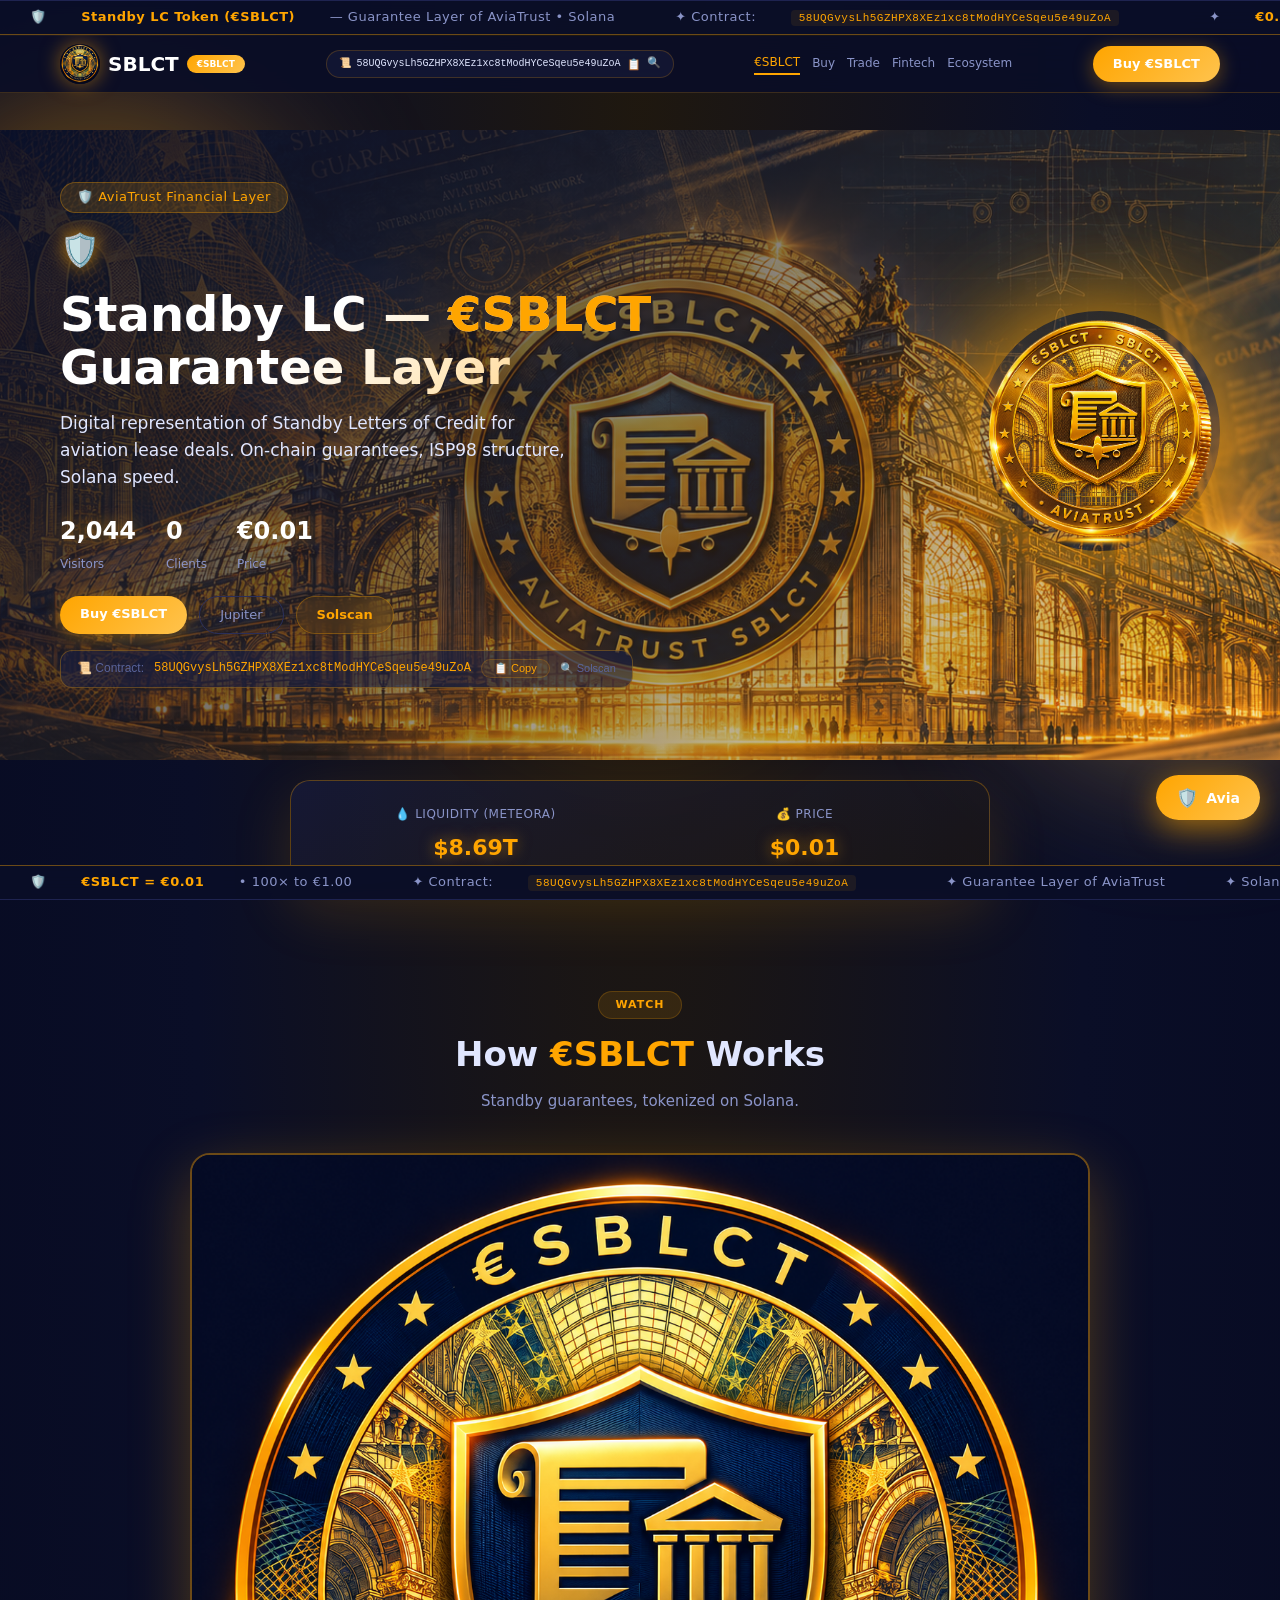
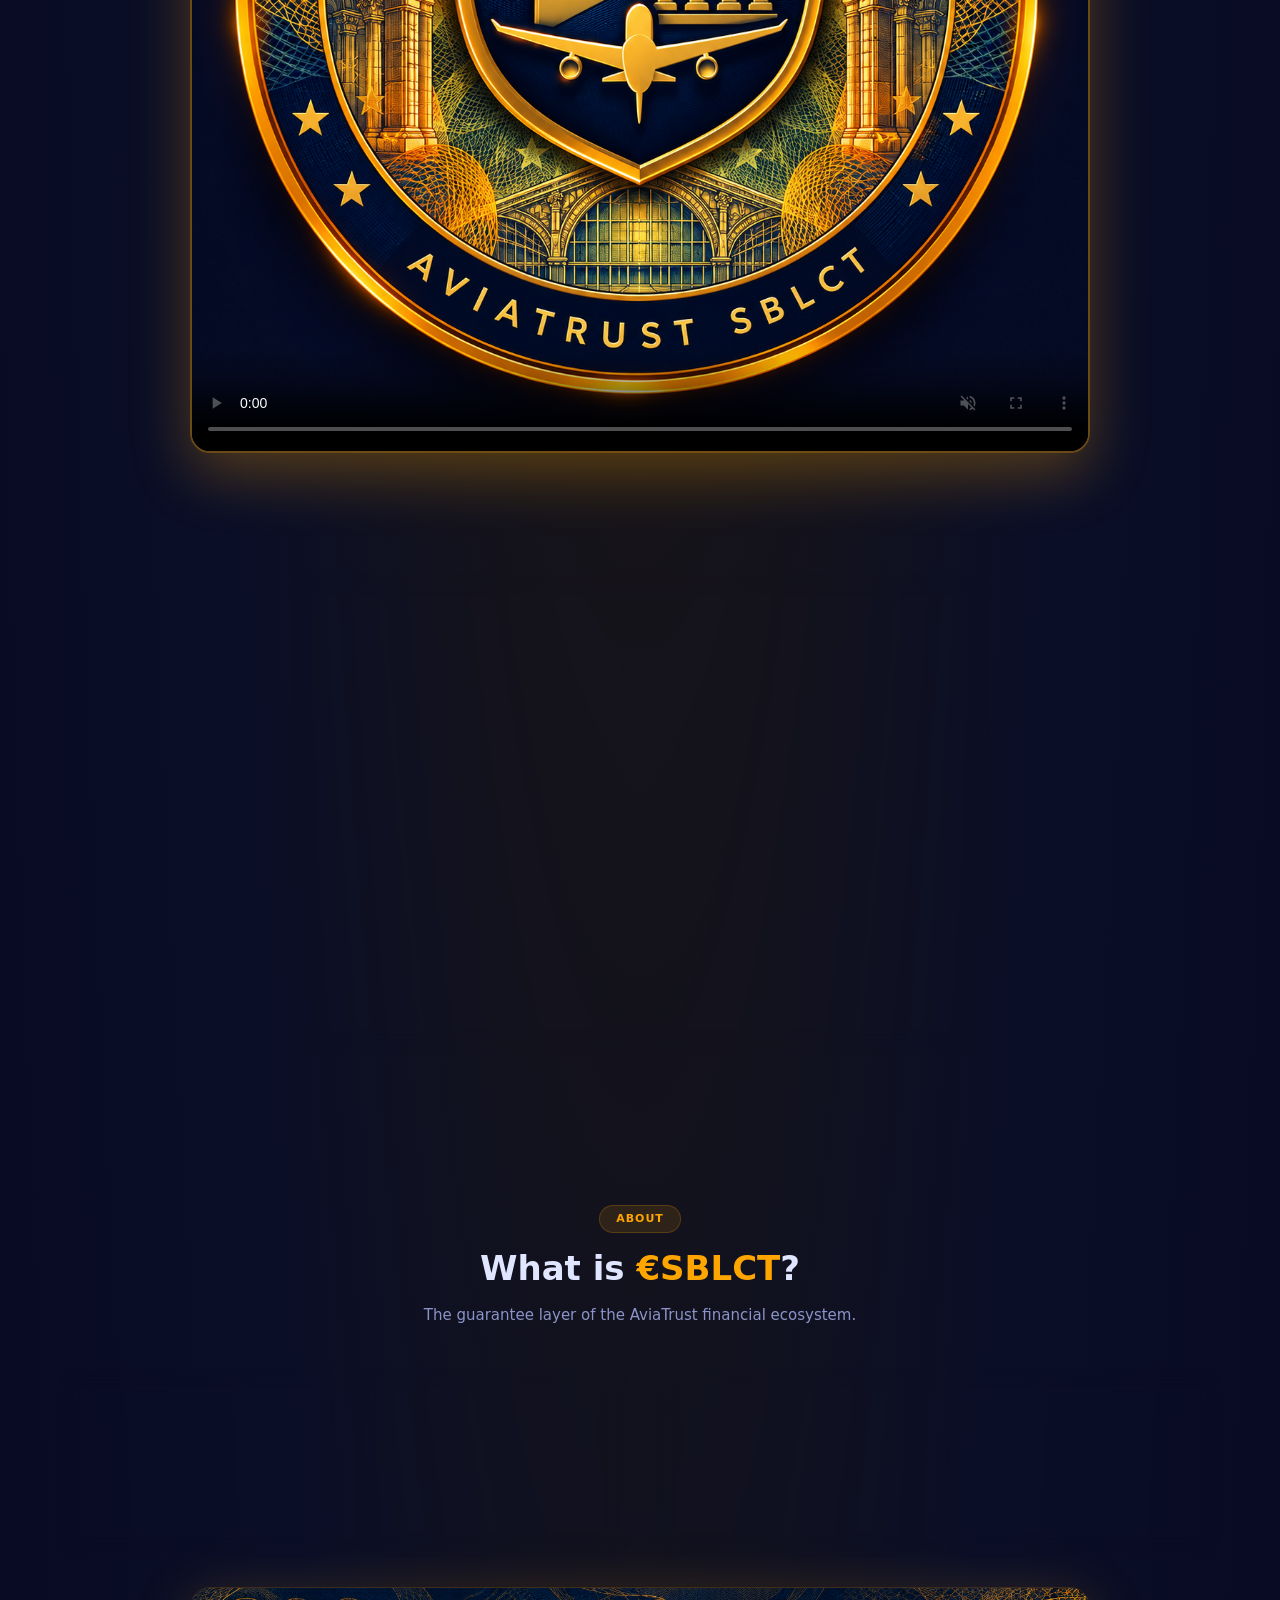
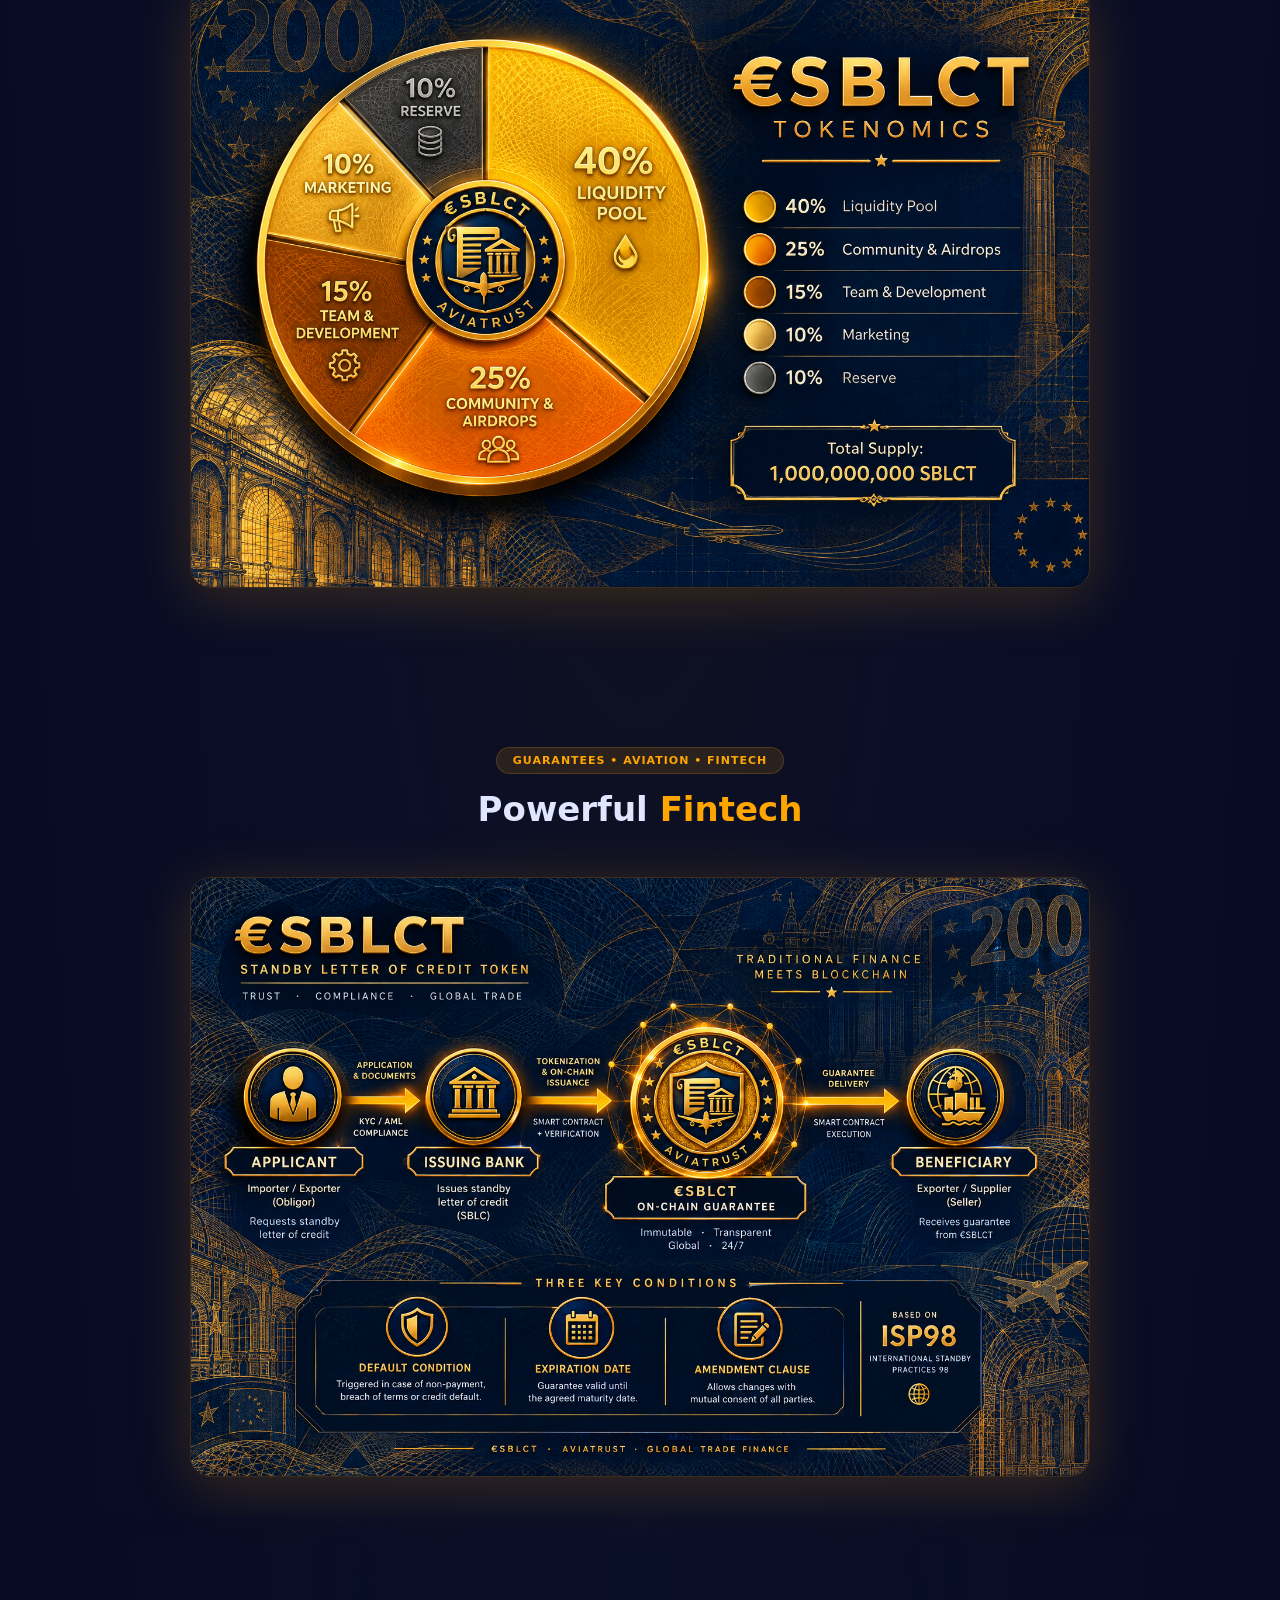
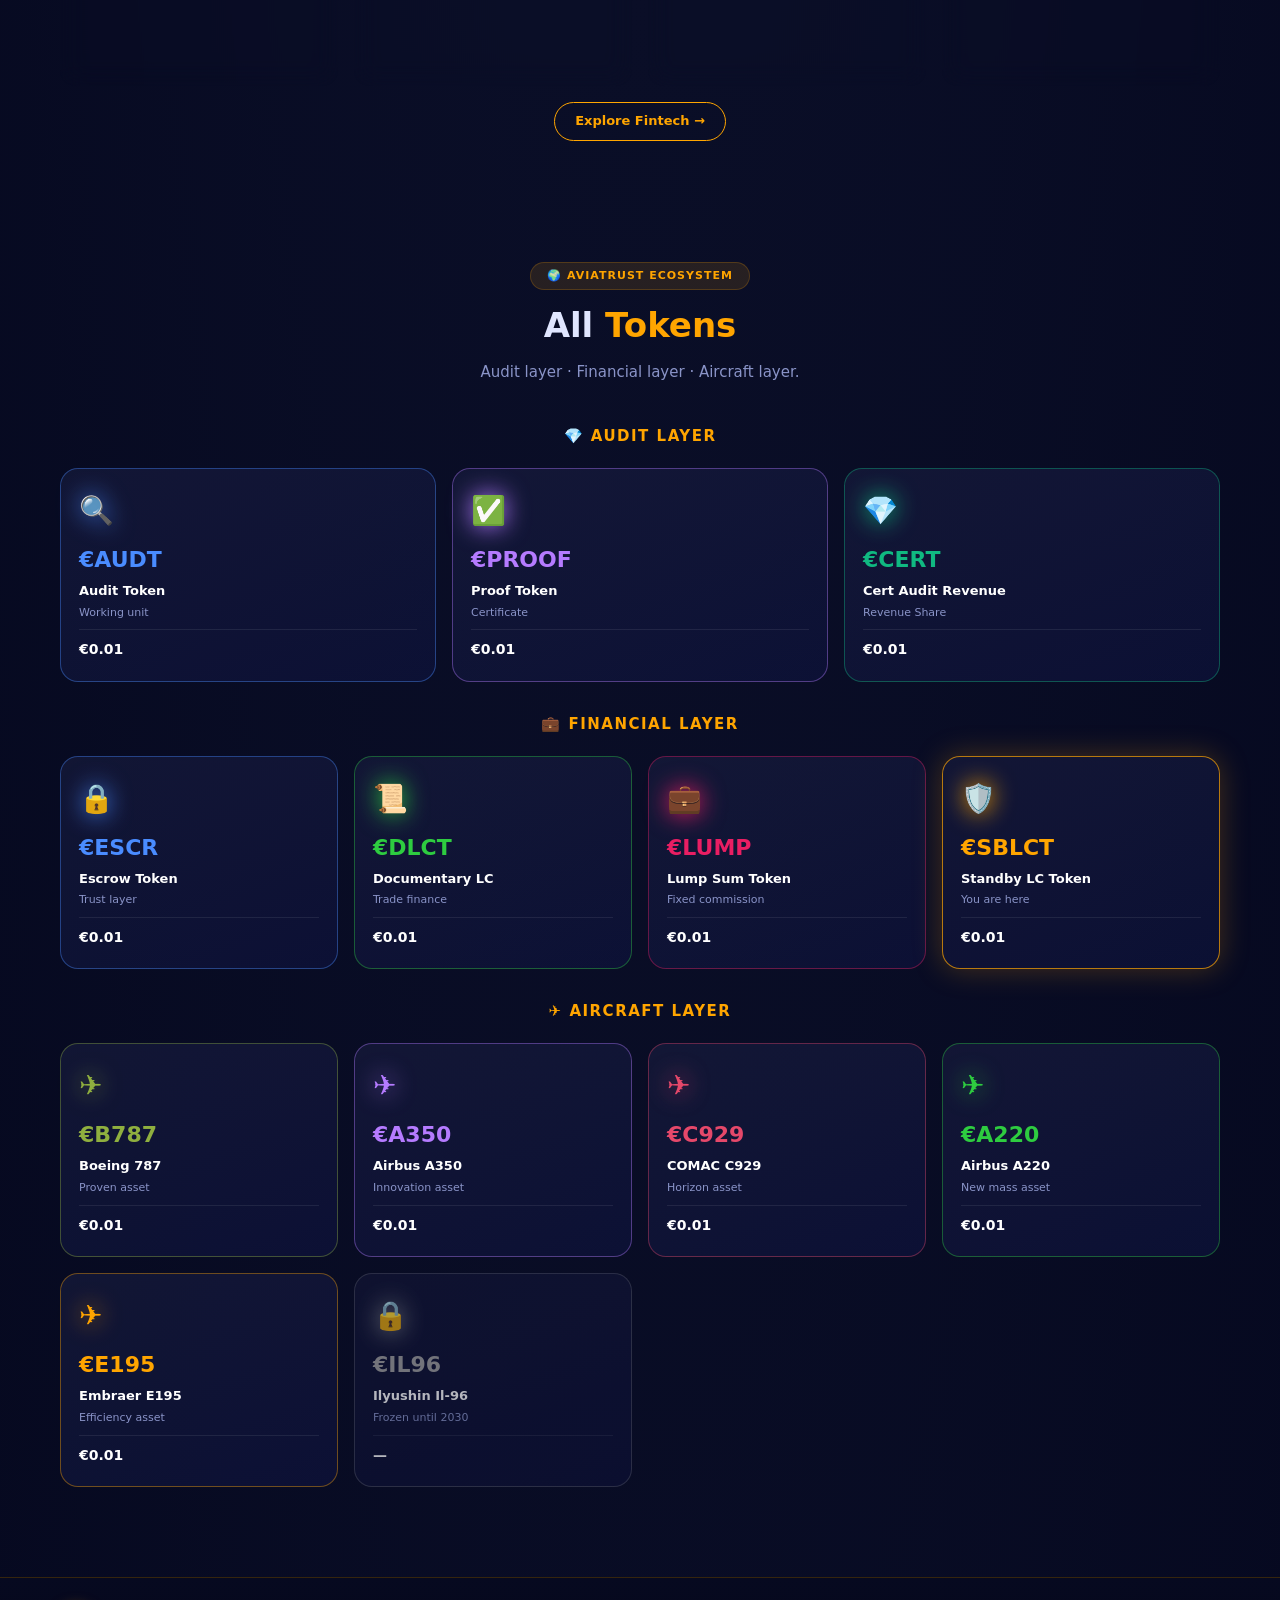
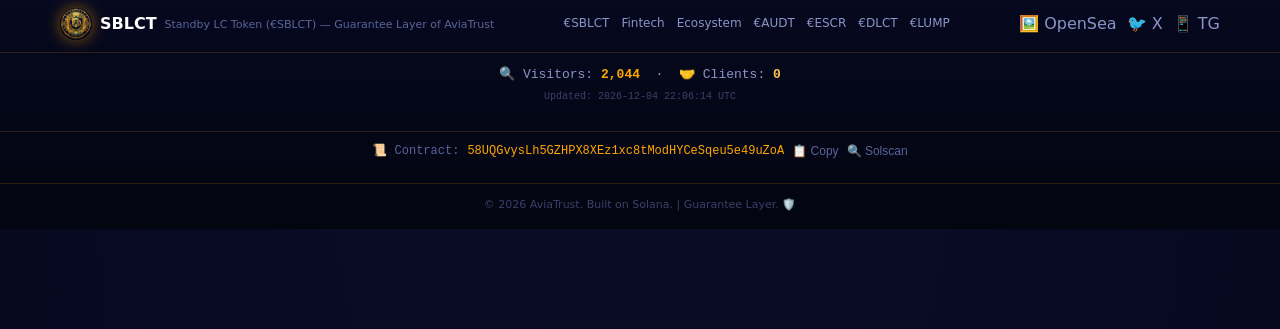
<file: index.html>
<!DOCTYPE html>
<html lang="en">
<head>
<meta charset="UTF-8" />
<meta name="viewport" content="width=device-width, initial-scale=1.0"/>
<title>Standby LC (€SBLCT) — Guarantee Layer of AviaTrust</title>
<meta name="description" content="€SBLCT — Digital representation of Standby Letters of Credit for aviation lease deals. ISP98 structure. €0.01 → target ×100." />
<link rel="icon" href="sblct_logo.png" />
<link rel="stylesheet" href="ai-agent.css" />
<style>
* { margin: 0; padding: 0; box-sizing: border-box; }
body { font-family: 'Segoe UI', system-ui, sans-serif; background: radial-gradient(ellipse at top, #1F180F 0%, #0A0E27 50%, #060920 100%); color: #E0E6FF; line-height: 1.6; overflow-x: hidden; padding-top: 130px; padding-bottom: 60px; }
.container { max-width: 1200px; margin: 0 auto; padding: 0 20px; }
.orb { position: fixed; border-radius: 50%; pointer-events: none; filter: blur(80px); opacity: 0.4; z-index: 0; }
.orb-1 { width: 400px; height: 400px; background: #FFA500; top: 10%; left: -100px; }
.orb-2 { width: 350px; height: 350px; background: #FFC34D; bottom: 15%; right: -80px; }
.orb-3 { width: 250px; height: 250px; background: #FFA500; top: 50%; left: 40%; opacity: 0.2; }
.ticker { position: fixed; left: 0; width: 100%; z-index: 1000; background: rgba(10, 14, 39, 0.95); border-top: 1px solid #1E2350; border-bottom: 1px solid #1E2350; overflow: hidden; padding: 6px 0; backdrop-filter: blur(8px); }
.ticker-top { top: 0; border-bottom: 1px solid rgba(255,165,0,0.4); }
.ticker-bottom { bottom: 0; border-top: 1px solid rgba(255,165,0,0.4); }
.ticker-track { display: flex; white-space: nowrap; animation: tickerScroll 45s linear infinite; width: max-content; }
.ticker-track span { margin: 0 30px; font-size: 13px; color: #8A94C8; letter-spacing: 0.5px; flex-shrink: 0; }
.ticker-track .highlight-ticker { color: #FFA500; font-weight: 600; }
.ticker-track .contract-ticker { font-family: 'Courier New', monospace; color: #FFA500; background: rgba(255,165,0,0.08); padding: 2px 8px; border-radius: 4px; font-size: 11px; }
@keyframes tickerScroll { 0% { transform: translateX(0); } 100% { transform: translateX(-50%); } }
.ticker-bottom .ticker-track { animation-duration: 38s; }
header { position: fixed; top: 36px; left: 0; width: 100%; background: rgba(10, 14, 39, 0.92); backdrop-filter: blur(12px); z-index: 900; border-bottom: 1px solid rgba(255,165,0,0.2); padding: 8px 0; }
.header-inner { display: flex; align-items: center; justify-content: space-between; flex-wrap: wrap; gap: 8px; }
.logo { display: flex; align-items: center; gap: 8px; }
.logo img { height: 40px; width: auto; border-radius: 50%; box-shadow: 0 0 20px rgba(255,165,0,0.5); }
.logo-text { font-size: 20px; font-weight: 700; color: #fff; }
.logo-badge { font-size: 9px; background: linear-gradient(135deg, #FFA500, #FFC34D); color: #fff; padding: 2px 10px; border-radius: 20px; font-weight: 700; text-transform: uppercase; }
.header-contract { font-size: 10px; color: #5A649A; background: rgba(26,30,65,0.5); padding: 4px 12px; border-radius: 20px; border: 1px solid rgba(255,165,0,0.2); display: inline-flex; align-items: center; gap: 6px; font-family: 'Courier New', monospace; }
.header-contract .addr { color: #E0E6FF; }
.header-contract .copy-btn { background: transparent; border: none; color: #5A649A; cursor: pointer; font-size: 11px; }
.header-contract .copy-btn:hover { color: #FFA500; }
.header-contract .solscan-link { color: #5A649A; text-decoration: none; font-size: 11px; }
.header-contract .solscan-link:hover { color: #FFA500; }
nav { display: flex; gap: 12px; align-items: center; flex-wrap: wrap; }
nav a { color: #8A94C8; text-decoration: none; font-size: 12px; font-weight: 500; transition: 0.3s; }
nav a:hover { color: #FFA500; }
nav a.active { color: #FFA500; border-bottom: 2px solid #FFA500; }
.btn-primary { background: linear-gradient(135deg, #FFA500 0%, #FFC34D 100%); color: #fff; padding: 8px 20px; border-radius: 30px; font-weight: 700; text-decoration: none; transition: 0.3s; border: none; cursor: pointer; display: inline-block; font-size: 13px; box-shadow: 0 4px 20px rgba(255,165,0,0.4); }
.btn-primary:hover { transform: translateY(-2px); box-shadow: 0 8px 30px rgba(255,165,0,0.7); }
.btn-secondary { background: transparent; color: #FFA500; padding: 8px 20px; border-radius: 30px; font-weight: 600; text-decoration: none; border: 1px solid #FFA500; transition: 0.3s; display: inline-block; font-size: 13px; }
.btn-secondary:hover { background: #FFA500; color: #fff; box-shadow: 0 0 20px rgba(255,165,0,0.5); }
.btn-outline { background: transparent; color: #8A94C8; padding: 8px 20px; border-radius: 30px; font-weight: 500; text-decoration: none; border: 1px solid #2A2F5A; transition: 0.3s; display: inline-block; font-size: 13px; }
.btn-outline:hover { border-color: #FFA500; color: #fff; }
.btn-glass { background: rgba(255,165,0, 0.08); backdrop-filter: blur(10px); color: #FFA500; padding: 8px 20px; border-radius: 30px; font-weight: 600; text-decoration: none; border: 1px solid rgba(255,165,0,0.3); transition: 0.3s; display: inline-block; font-size: 13px; }
.btn-glass:hover { background: rgba(255,165,0,0.2); box-shadow: 0 0 25px rgba(255,165,0,0.4); }
.hero { padding: 20px 0 40px; position: relative; z-index: 1; min-height: 70vh; display: flex; align-items: center; background-image: url('sblct_hero_bg.png'); background-size: cover; background-position: center; background-attachment: fixed; }
.hero::before { content: ''; position: absolute; top: 0; left: 0; right: 0; bottom: 0; background: linear-gradient(135deg, rgba(10,14,39,0.92) 0%, rgba(255,165,0,0.2) 100%); z-index: -1; }
.hero-inner { display: flex; align-items: center; gap: 40px; position: relative; z-index: 1; }
.hero-content { flex: 1; }
.hero-tag { display: inline-block; background: rgba(255,165,0,0.15); color: #FFA500; padding: 4px 16px; border-radius: 20px; font-size: 13px; font-weight: 500; letter-spacing: 0.5px; margin-bottom: 12px; border: 1px solid rgba(255,165,0,0.3); }
.hero h1 { font-size: 48px; font-weight: 800; line-height: 1.1; margin-bottom: 16px; background: linear-gradient(135deg, #fff 30%, #FFA500 100%); -webkit-background-clip: text; -webkit-text-fill-color: transparent; background-clip: text; }
.hero h1 .highlight { color: #FFA500; -webkit-text-fill-color: #FFA500; }
.hero .plane-icon { display: block; font-size: 32px; color: #FFA500; margin-bottom: 12px; text-shadow: 0 0 20px rgba(255,165,0,0.8); }
.hero p { font-size: 17px; color: #E0E6FF; max-width: 520px; margin-bottom: 20px; }
.hero-stats { display: flex; gap: 30px; margin-bottom: 20px; flex-wrap: wrap; }
.stat-number { display: block; font-size: 24px; font-weight: 700; color: #fff; text-shadow: 0 0 15px rgba(255,165,0,0.5); }
.stat-label { font-size: 12px; color: #8A94C8; }
.hero-actions { display: flex; gap: 12px; flex-wrap: wrap; }
.contract-hero { margin-top: 16px; padding: 8px 16px; background: rgba(26,30,65,0.6); border-radius: 12px; border: 1px solid rgba(255,165,0,0.3); display: inline-flex; align-items: center; gap: 10px; flex-wrap: wrap; font-size: 12px; font-family: 'Courier New', monospace; }
.contract-hero .label { color: #5A649A; font-family: 'Segoe UI', sans-serif; }
.contract-hero .addr { color: #FFA500; }
.contract-hero .copy-btn { background: rgba(255,165,0,0.08); border: 1px solid rgba(255,165,0,0.2); color: #FFA500; padding: 2px 12px; border-radius: 16px; cursor: pointer; font-size: 11px; transition: 0.2s; font-family: 'Segoe UI', sans-serif; }
.contract-hero .copy-btn:hover { background: rgba(255,165,0,0.2); }
.contract-hero .solscan-link { color: #5A649A; text-decoration: none; font-size: 11px; font-family: 'Segoe UI', sans-serif; }
.contract-hero .solscan-link:hover { color: #fff; }
.hero-visual { flex: 0 0 240px; text-align: center; }
.hero-coin { width: 240px; height: 240px; border-radius: 50%; object-fit: cover; box-shadow: 0 0 100px rgba(255,165,0,0.7), 0 0 150px rgba(255,165,0,0.4); animation: floatCoin 4s ease-in-out infinite; }
@keyframes floatCoin { 0%, 100% { transform: translateY(0) rotate(0deg); } 50% { transform: translateY(-15px) rotate(5deg); } }
.liquidity-section { padding: 20px 0 40px; position: relative; z-index: 1; }
.liquidity-block { display: grid; grid-template-columns: repeat(2, 1fr); gap: 16px; max-width: 700px; margin: 0 auto; background: linear-gradient(160deg, rgba(26,30,65,0.6), rgba(31,24,15,0.6)); border: 1px solid rgba(255,165,0,0.3); border-radius: 20px; padding: 24px 28px; box-shadow: 0 20px 60px rgba(255,165,0,0.15); }
.liq-item { text-align: center; }
.liq-label { font-size: 12px; color: #8A94C8; margin-bottom: 6px; text-transform: uppercase; letter-spacing: 0.5px; }
.liq-value { font-size: 22px; font-weight: 700; color: #FFA500; text-shadow: 0 0 15px rgba(255,165,0,0.5); }
@media (max-width: 600px) { .liquidity-block { grid-template-columns: 1fr; gap: 20px; } }
.video-section { padding: 60px 0; position: relative; z-index: 1; }
.video-wrapper { max-width: 900px; margin: 0 auto; border-radius: 20px; overflow: hidden; border: 2px solid rgba(255,165,0,0.4); box-shadow: 0 20px 60px rgba(255,165,0,0.3); transition: 0.3s; }
.video-wrapper:hover { box-shadow: 0 20px 80px rgba(255,165,0,0.6); transform: translateY(-4px); border-color: #FFA500; }
.video-wrapper video { width: 100%; display: block; }
.quick-buy { max-width: 700px; margin: 0 auto 30px; background: linear-gradient(160deg, rgba(26,30,65,0.6) 0%, rgba(31,24,15,0.6) 100%); border: 1px solid rgba(255,165,0,0.3); border-radius: 24px; padding: 28px 32px; backdrop-filter: blur(12px); text-align: center; box-shadow: 0 20px 60px rgba(255,165,0,0.15); }
.quick-buy h2 { font-size: 28px; margin-bottom: 6px; }
.quick-buy h2 .highlight { color: #FFA500; }
.quick-buy .sub { color: #8A94C8; margin-bottom: 18px; font-size: 14px; }
.buy-amount-grid { display: grid; grid-template-columns: repeat(4, 1fr); gap: 8px; margin-bottom: 16px; }
.buy-amount-btn { background: rgba(26,30,65,0.6); border: 1px solid #1E2350; border-radius: 12px; padding: 12px 6px; color: #E0E6FF; font-size: 14px; font-weight: 600; cursor: pointer; transition: 0.3s; }
.buy-amount-btn:hover, .buy-amount-btn.active { border-color: #FFA500; background: rgba(255,165,0,0.15); color: #FFA500; box-shadow: 0 0 20px rgba(255,165,0,0.3); }
.buy-amount-btn small { display: block; font-size: 10px; font-weight: 400; color: #5A649A; margin-top: 2px; }
.buy-amount-btn.active small { color: #FFA500; }
.buy-custom-row { display: flex; gap: 8px; margin-bottom: 16px; }
.buy-custom-row input { flex: 1; padding: 10px 14px; border-radius: 12px; border: 1px solid #1E2350; background: #060920; color: #fff; font-size: 15px; outline: none; min-width: 0; }
.buy-custom-row input:focus { border-color: #FFA500; }
.buy-custom-row input::placeholder { color: #3A406A; }
.buy-total { background: rgba(0,0,0,0.3); border-radius: 12px; padding: 10px; margin-bottom: 16px; font-size: 14px; color: #8A94C8; }
.buy-total strong { color: #fff; font-size: 18px; }
.buy-links-grid { display: grid; grid-template-columns: repeat(4, 1fr); gap: 8px; margin-top: 12px; }
.buy-links-grid a { background: rgba(255,165,0,0.08); border: 1px solid #1E2350; border-radius: 12px; padding: 10px 6px; color: #8A94C8; text-decoration: none; font-size: 11px; transition: 0.3s; text-align: center; }
.buy-links-grid a:hover { border-color: #FFA500; color: #FFA500; background: rgba(255,165,0,0.05); }
.buy-links-grid a .icon { display: block; font-size: 18px; margin-bottom: 2px; }
section { padding: 60px 0; position: relative; z-index: 1; }
.section-header { text-align: center; margin-bottom: 40px; }
.section-tag { display: inline-block; background: rgba(255,165,0,0.12); color: #FFA500; padding: 4px 16px; border-radius: 20px; font-size: 11px; font-weight: 600; text-transform: uppercase; letter-spacing: 1px; border: 1px solid rgba(255,165,0,0.2); }
.section-header h2 { font-size: 34px; font-weight: 700; margin: 8px 0; }
.section-header h2 .highlight { color: #FFA500; }
.section-header p { color: #8A94C8; max-width: 600px; margin: 0 auto; font-size: 15px; }
.glass-card { background: linear-gradient(160deg, rgba(26, 30, 65, 0.5) 0%, rgba(31, 24, 15, 0.5) 100%); backdrop-filter: blur(12px); border: 1px solid rgba(255,165,0,0.15); border-radius: 20px; padding: 24px 24px; transition: 0.4s; }
.glass-card:hover { border-color: rgba(255,165,0,0.4); transform: translateY(-4px); box-shadow: 0 20px 40px rgba(255,165,0,0.15); }
.about-grid { display: grid; grid-template-columns: repeat(auto-fit, minmax(200px, 1fr)); gap: 20px; }
.about-card { text-align: center; padding: 24px; }
.about-icon { font-size: 36px; margin-bottom: 8px; filter: drop-shadow(0 0 15px rgba(255,165,0,0.6)); }
.about-card h3 { font-size: 17px; margin-bottom: 6px; color: #fff; }
.about-card p { font-size: 13px; color: #8A94C8; }
.rwa-grid { display: grid; grid-template-columns: repeat(auto-fit, minmax(220px, 1fr)); gap: 16px; }
.rwa-card { background: linear-gradient(160deg, rgba(26,30,65,0.5), rgba(31,24,15,0.5)); border: 1px solid rgba(255,165,0,0.15); border-radius: 16px; padding: 22px 18px; text-align: center; transition: 0.3s; }
.rwa-card:hover { border-color: #FFA500; transform: translateY(-4px); box-shadow: 0 15px 30px rgba(255,165,0,0.2); }
.rwa-card .rwa-icon { font-size: 30px; margin-bottom: 6px; filter: drop-shadow(0 0 12px rgba(255,165,0,0.6)); }
.rwa-card h4 { color: #fff; font-size: 15px; }
.rwa-card p { color: #8A94C8; font-size: 12px; margin-top: 4px; }
.image-block { max-width: 900px; margin: 30px auto; text-align: center; }
.image-block img { max-width: 100%; border-radius: 20px; border: 1px solid rgba(255,165,0,0.2); box-shadow: 0 10px 60px rgba(255,165,0,0.2); }
.token-block-title { text-align: center; font-size: 15px; font-weight: 700; color: #FFA500; text-transform: uppercase; letter-spacing: 1.5px; margin: 30px 0 20px; }
.token-grid { display: grid; grid-template-columns: repeat(auto-fit, minmax(220px, 1fr)); gap: 16px; margin-bottom: 30px; }
.token-tile { display: block; padding: 20px 18px; border-radius: 18px; text-decoration: none; color: #E0E6FF; background: linear-gradient(160deg, rgba(26, 30, 65, 0.6) 0%, rgba(15, 20, 64, 0.6) 100%); border: 1px solid rgba(255, 255, 255, 0.08); transition: 0.3s; }
.token-tile:hover { transform: translateY(-4px); box-shadow: 0 20px 40px rgba(0, 0, 0, 0.4); }
.token-tile-icon { font-size: 28px; margin-bottom: 8px; filter: drop-shadow(0 0 12px currentColor); }
.token-tile-symbol { font-size: 22px; font-weight: 800; margin-bottom: 4px; }
.token-tile-name { font-size: 13px; color: #fff; font-weight: 600; margin-bottom: 2px; }
.token-tile-desc { font-size: 11px; color: #8A94C8; margin-bottom: 8px; }
.token-tile-price { font-size: 14px; font-weight: 700; color: #fff; padding-top: 8px; border-top: 1px solid rgba(255, 255, 255, 0.08); }
.token-sblct { border-color: rgba(255,165,0,0.7); color: #FFA500; box-shadow: 0 0 30px rgba(255,165,0,0.25); }
.token-audt { border-color: rgba(74,140,255,0.4); color: #4A8CFF; }
.token-proof { border-color: rgba(181,123,255,0.4); color: #B57BFF; }
.token-cert { border-color: rgba(16,185,129,0.4); color: #10B981; }
.token-escr { border-color: rgba(74,140,255,0.4); color: #4A8CFF; }
.token-dlct { border-color: rgba(46,204,64,0.4); color: #2ECC40; }
.token-lump { border-color: rgba(233,30,99,0.4); color: #E91E63; }
.token-b787 { border-color: rgba(143,175,63,0.4); color: #8FAF3F; }
.token-a350 { border-color: rgba(181,123,255,0.4); color: #B57BFF; }
.token-c929 { border-color: rgba(229,72,106,0.4); color: #E5486A; }
.token-a220 { border-color: rgba(46,204,64,0.4); color: #2ECC40; }
.token-e195 { border-color: rgba(255,165,0,0.4); color: #FFA500; }
.token-il96 { border-color: rgba(160,160,160,0.3); color: #A0A0A0; opacity: 0.7; }
footer { background: linear-gradient(180deg, #060920 0%, #030510 100%); padding: 30px 0 16px; position: relative; z-index: 1; border-top: 1px solid rgba(255,165,0,0.2); margin-bottom: 40px; }
.footer-inner { display: flex; justify-content: space-between; align-items: center; flex-wrap: wrap; gap: 12px; }
.footer-brand { display: flex; align-items: center; gap: 8px; }
.footer-brand img { height: 32px; width: auto; border-radius: 50%; box-shadow: 0 0 15px rgba(255,165,0,0.5); }
.footer-brand .logo-text { font-size: 16px; }
.footer-brand p { font-size: 11px; color: #5A649A; margin-top: 2px; }
.footer-links { display: flex; gap: 12px; flex-wrap: wrap; }
.footer-links a { color: #8A94C8; text-decoration: none; font-size: 12px; }
.footer-links a:hover { color: #FFA500; }
.footer-social { display: flex; gap: 10px; }
.footer-social a { color: #8A94C8; text-decoration: none; font-size: 16px; }
.footer-social a:hover { color: #FFA500; }
.footer-counter { text-align: center; padding: 12px 0; border-top: 1px solid rgba(255,165,0,0.15); margin-top: 12px; font-size: 13px; color: #8A94C8; font-family: 'Courier New', monospace; }
.footer-counter .counter-visitors { color: #FFA500; font-weight: 600; }
.footer-counter .counter-clients { color: #FFC34D; font-weight: 600; }
.footer-counter .time { font-size: 10px; color: #3A406A; }
.footer-contract { text-align: center; padding: 10px 0; border-top: 1px solid rgba(255,165,0,0.15); margin-top: 12px; font-size: 12px; color: #5A649A; display: flex; align-items: center; justify-content: center; gap: 8px; flex-wrap: wrap; font-family: 'Courier New', monospace; }
.footer-contract .addr { color: #FFA500; }
.footer-contract .copy-btn { background: transparent; border: none; color: #5A649A; cursor: pointer; font-size: 12px; font-family: 'Segoe UI', sans-serif; }
.footer-contract .copy-btn:hover { color: #FFA500; }
.footer-contract .solscan-link { color: #5A649A; text-decoration: none; font-size: 12px; font-family: 'Segoe UI', sans-serif; }
.footer-contract .solscan-link:hover { color: #fff; }
.footer-bottom { text-align: center; padding-top: 12px; border-top: 1px solid rgba(255,165,0,0.15); margin-top: 12px; font-size: 11px; color: #3A406A; }
@media (max-width: 768px) {
  body { padding-top: 180px; }
  header { top: 34px; padding: 6px 0; }
  .header-inner { flex-direction: column; align-items: stretch; }
  .header-contract { font-size: 9px; padding: 2px 8px; justify-content: center; }
  nav { justify-content: center; gap: 6px; }
  nav a { font-size: 10px; }
  .hero { padding: 10px 0 30px; background-attachment: scroll; }
  .hero-inner { flex-direction: column; text-align: center; }
  .hero h1 { font-size: 32px; }
  .hero-stats { justify-content: center; gap: 14px; }
  .hero-actions { justify-content: center; }
  .contract-hero { justify-content: center; font-size: 10px; }
  .hero-visual { flex: 0 0 160px; }
  .hero-coin { width: 160px; height: 160px; }
  .quick-buy { padding: 16px; }
  .buy-amount-grid { grid-template-columns: repeat(2, 1fr); }
  .buy-links-grid { grid-template-columns: 1fr 1fr; }
  .buy-custom-row { flex-direction: column; }
  section { padding: 30px 0; }
  .footer-inner { flex-direction: column; text-align: center; }
  .footer-contract { font-size: 10px; flex-direction: column; gap: 4px; }
}
@media (max-width: 480px) {
  .hero h1 { font-size: 26px; }
  .hero-stats { gap: 8px; }
  .stat-number { font-size: 16px; }
  .buy-amount-grid { grid-template-columns: 1fr 1fr; }
  .buy-links-grid { grid-template-columns: 1fr; }
  .header-contract { display: none; }
  .orb { display: none; }
}
</style>
</head>
<body>

<div class="orb orb-1"></div>
<div class="orb orb-2"></div>
<div class="orb orb-3"></div>

<div class="ticker ticker-top">
  <div class="ticker-track">
    <span>🛡️ <span class="highlight-ticker">Standby LC Token (€SBLCT)</span> — Guarantee Layer of AviaTrust • Solana</span>
    <span>✦ Contract: <span class="contract-ticker">58UQGvysLh5GZHPX8XEz1xc8tModHYCeSqeu5e49uZoA</span></span>
    <span>✦ <span class="highlight-ticker">€0.01</span> → 100× to €1.00</span>
    <span>✦ Token-2022 • 1% Transfer Fee</span>
    <span>✦ ISP98 • Bank Guarantees • Aviation Leasing</span>
    <span>✦ SWIFT • SEPA • CIPS • UPI • PIX</span>
    <span>🛡️ <span class="highlight-ticker">Standby LC Token (€SBLCT)</span> — Guarantee Layer of AviaTrust • Solana</span>
    <span>✦ Contract: <span class="contract-ticker">58UQGvysLh5GZHPX8XEz1xc8tModHYCeSqeu5e49uZoA</span></span>
    <span>✦ <span class="highlight-ticker">€0.01</span> → 100× to €1.00</span>
    <span>✦ Token-2022 • 1% Transfer Fee</span>
    <span>✦ ISP98 • Bank Guarantees • Aviation Leasing</span>
    <span>✦ SWIFT • SEPA • CIPS • UPI • PIX</span>
  </div>
</div>

<header>
  <div class="container header-inner">
    <div class="logo">
      <img src="sblct_logo.png" alt="€SBLCT Logo" />
      <span class="logo-text">SBLCT</span>
      <span class="logo-badge">€SBLCT</span>
    </div>
    <div class="header-contract">
      📜 <span class="addr">58UQGvysLh5GZHPX8XEz1xc8tModHYCeSqeu5e49uZoA</span>
      <button onclick="navigator.clipboard.writeText('58UQGvysLh5GZHPX8XEz1xc8tModHYCeSqeu5e49uZoA')" class="copy-btn">📋</button>
      <a href="https://solscan.io/token/58UQGvysLh5GZHPX8XEz1xc8tModHYCeSqeu5e49uZoA" target="_blank" class="solscan-link">🔍</a>
    </div>
    <nav>
      <a href="index.html" class="active">€SBLCT</a>
      <a href="buy.html">Buy</a>
      <a href="trade.html">Trade</a>
      <a href="fintech2.html">Fintech</a>
      <a href="ecosystem.html">Ecosystem</a>
    </nav>
    <a href="buy.html" class="btn-primary">Buy €SBLCT</a>
  </div>
</header>

<section class="hero">
  <div class="container hero-inner">
    <div class="hero-content">
      <div class="hero-tag">🛡️ AviaTrust Financial Layer</div>
      <span class="plane-icon">🛡️</span>
      <h1>Standby LC — <span class="highlight">€SBLCT</span> Guarantee Layer</h1>
      <p>Digital representation of Standby Letters of Credit for aviation lease deals. On-chain guarantees, ISP98 structure, Solana speed.</p>
      <div class="hero-stats">
        <div class="stat"><span class="stat-number counter-visitors">2,030</span><span class="stat-label">Visitors</span></div>
        <div class="stat"><span class="stat-number counter-clients">0</span><span class="stat-label">Clients</span></div>
        <div class="stat"><span class="stat-number">€0.01</span><span class="stat-label">Price</span></div>
      </div>
      <div class="hero-actions">
        <a href="buy.html" class="btn-primary">Buy €SBLCT</a>
        <a href="https://jup.ag/tokens/58UQGvysLh5GZHPX8XEz1xc8tModHYCeSqeu5e49uZoA" target="_blank" class="btn-outline">Jupiter</a>
        <a href="https://solscan.io/token/58UQGvysLh5GZHPX8XEz1xc8tModHYCeSqeu5e49uZoA" target="_blank" class="btn-glass">Solscan</a>
      </div>
      <div class="contract-hero">
        <span class="label">📜 Contract:</span>
        <span class="addr">58UQGvysLh5GZHPX8XEz1xc8tModHYCeSqeu5e49uZoA</span>
        <button onclick="navigator.clipboard.writeText('58UQGvysLh5GZHPX8XEz1xc8tModHYCeSqeu5e49uZoA')" class="copy-btn">📋 Copy</button>
        <a href="https://solscan.io/token/58UQGvysLh5GZHPX8XEz1xc8tModHYCeSqeu5e49uZoA" target="_blank" class="solscan-link">🔍 Solscan</a>
      </div>
    </div>
    <div class="hero-visual">
      <img src="sblct_coin.png" alt="€SBLCT Coin" class="hero-coin" onerror="this.onerror=null;this.src='sblct_logo.png';" />
    </div>
  </div>
</section>

<section class="liquidity-section">
  <div class="container">
    <div class="liquidity-block">
      <div class="liq-item">
        <div class="liq-label">💧 Liquidity (Meteora)</div>
        <div class="liq-value">$8.69T</div>
      </div>
      <div class="liq-item">
        <div class="liq-label">💰 Price</div>
        <div class="liq-value">$0.01</div>
      </div>
    </div>
  </div>
</section>

<section class="video-section">
  <div class="container">
    <div class="section-header">
      <span class="section-tag">Watch</span>
      <h2>How <span class="highlight">€SBLCT</span> Works</h2>
      <p>Standby guarantees, tokenized on Solana.</p>
    </div>
    <div class="video-wrapper">
      <video controls autoplay muted loop playsinline poster="sblct_logo.png">
        <source src="sblct_promo_video.mp4" type="video/mp4">
      </video>
    </div>
  </div>
</section>

<section id="buy">
  <div class="container">
    <div class="quick-buy glass-card">
      <h2>Buy <span class="highlight">€SBLCT</span></h2>
      <p class="sub">Pay with card, SWIFT, SEPA, or crypto</p>
      <div class="buy-amount-grid">
        <button class="buy-amount-btn" data-usd="5">€5 <small>500 SBLCT</small></button>
        <button class="buy-amount-btn" data-usd="10">€10 <small>1,000 SBLCT</small></button>
        <button class="buy-amount-btn" data-usd="25">€25 <small>2,500 SBLCT</small></button>
        <button class="buy-amount-btn active" data-usd="50">€50 <small>5,000 SBLCT</small></button>
      </div>
      <div class="buy-custom-row">
        <input type="number" id="customAmount" placeholder="Enter amount in €" min="1" />
        <button class="btn-primary" id="setCustomBtn" style="padding: 10px 18px;">Apply</button>
      </div>
      <div class="buy-total">
        You get: <strong id="totalSBLCT">5,000</strong> <span style="color:#FFA500;">SBLCT</span>
        &nbsp;·&nbsp; Price: <span id="displayPrice">€0.01</span>
      </div>
      <div class="buy-links-grid">
        <a href="https://jup.ag/tokens/58UQGvysLh5GZHPX8XEz1xc8tModHYCeSqeu5e49uZoA" target="_blank"><span class="icon">🔄</span> Jupiter</a>
        <a href="https://opensea.io/token/solana/58UQGvysLh5GZHPX8XEz1xc8tModHYCeSqeu5e49uZoA" target="_blank"><span class="icon">🖼️</span> OpenSea</a>
        <a href="https://solscan.io/token/58UQGvysLh5GZHPX8XEz1xc8tModHYCeSqeu5e49uZoA" target="_blank"><span class="icon">🔍</span> Solscan</a>
        <a href="buy.html" style="grid-column: span 4; background: rgba(255,165,0,0.12); border-color: #FFA500; color: #FFA500;"><span class="icon">💳</span> More Buy Options →</a>
      </div>
    </div>
  </div>
</section>

<section id="about">
  <div class="container">
    <div class="section-header">
      <span class="section-tag">About</span>
      <h2>What is <span class="highlight">€SBLCT</span>?</h2>
      <p>The guarantee layer of the AviaTrust financial ecosystem.</p>
    </div>
    <div class="about-grid">
      <div class="about-card glass-card"><div class="about-icon">🛡️</div><h3>ISP98</h3><p>International Standby Practices structure.</p></div>
      <div class="about-card glass-card"><div class="about-icon">🏦</div><h3>Bank Guarantee</h3><p>Digital representation of SBLC instrument.</p></div>
      <div class="about-card glass-card"><div class="about-icon">⚡</div><h3>Solana Speed</h3><p>Guarantee recorded in seconds.</p></div>
      <div class="about-card glass-card"><div class="about-icon">✈️</div><h3>Aviation Leasing</h3><p>Guarantee for lease payments.</p></div>
    </div>
    <div class="image-block">
      <img src="sblct_chart.png" alt="€SBLCT Tokenomics Chart" />
    </div>
  </div>
</section>

<section id="fintech">
  <div class="container">
    <div class="section-header">
      <span class="section-tag">Guarantees • Aviation • Fintech</span>
      <h2>Powerful <span class="highlight">Fintech</span></h2>
    </div>
    <div class="image-block">
      <img src="sblct_fintech_diagram.png" alt="€SBLCT Fintech Diagram" />
    </div>
    <div class="rwa-grid">
      <div class="rwa-card glass-card"><div class="rwa-icon">✈️</div><h4>Aircraft Lease Guarantees</h4><p>SBLC for lease payment obligations.</p></div>
      <div class="rwa-card glass-card"><div class="rwa-icon">🔧</div><h4>Parts Supply Guarantees</h4><p>SBLC for long-term parts contracts.</p></div>
      <div class="rwa-card glass-card"><div class="rwa-icon">🏦</div><h4>Bank Guarantee Tokenization</h4><p>Digital representation of bank SBLCs.</p></div>
      <div class="rwa-card glass-card"><div class="rwa-icon">🛡️</div><h4>Default Protection</h4><p>Beneficiary protected if applicant defaults.</p></div>
    </div>
    <div style="text-align:center; margin-top:16px;">
      <a href="fintech2.html" class="btn-secondary">Explore Fintech →</a>
    </div>
  </div>
</section>

<section id="tokens">
  <div class="container">
    <div class="section-header">
      <span class="section-tag">🌍 AviaTrust Ecosystem</span>
      <h2>All <span class="highlight">Tokens</span></h2>
      <p>Audit layer · Financial layer · Aircraft layer.</p>
    </div>

    <div class="token-block-title">💎 Audit Layer</div>
    <div class="token-grid">
      <a href="https://aviabank.github.io/audt/" target="_blank" class="token-tile token-audt">
        <div class="token-tile-icon">🔍</div>
        <div class="token-tile-symbol">€AUDT</div>
        <div class="token-tile-name">Audit Token</div>
        <div class="token-tile-desc">Working unit</div>
        <div class="token-tile-price">€0.01</div>
      </a>
      <a href="https://aviabank.github.io/proof/" target="_blank" class="token-tile token-proof">
        <div class="token-tile-icon">✅</div>
        <div class="token-tile-symbol">€PROOF</div>
        <div class="token-tile-name">Proof Token</div>
        <div class="token-tile-desc">Certificate</div>
        <div class="token-tile-price">€0.01</div>
      </a>
      <a href="https://aviabank.github.io/cert/" target="_blank" class="token-tile token-cert">
        <div class="token-tile-icon">💎</div>
        <div class="token-tile-symbol">€CERT</div>
        <div class="token-tile-name">Cert Audit Revenue</div>
        <div class="token-tile-desc">Revenue Share</div>
        <div class="token-tile-price">€0.01</div>
      </a>
    </div>

    <div class="token-block-title">💼 Financial Layer</div>
    <div class="token-grid">
      <a href="https://aviabank.github.io/escr/" target="_blank" class="token-tile token-escr">
        <div class="token-tile-icon">🔒</div>
        <div class="token-tile-symbol">€ESCR</div>
        <div class="token-tile-name">Escrow Token</div>
        <div class="token-tile-desc">Trust layer</div>
        <div class="token-tile-price">€0.01</div>
      </a>
      <a href="https://aviabank.github.io/dlct/" target="_blank" class="token-tile token-dlct">
        <div class="token-tile-icon">📜</div>
        <div class="token-tile-symbol">€DLCT</div>
        <div class="token-tile-name">Documentary LC</div>
        <div class="token-tile-desc">Trade finance</div>
        <div class="token-tile-price">€0.01</div>
      </a>
      <a href="https://aviabank.github.io/lump/" target="_blank" class="token-tile token-lump">
        <div class="token-tile-icon">💼</div>
        <div class="token-tile-symbol">€LUMP</div>
        <div class="token-tile-name">Lump Sum Token</div>
        <div class="token-tile-desc">Fixed commission</div>
        <div class="token-tile-price">€0.01</div>
      </a>
      <a href="index.html" class="token-tile token-sblct">
        <div class="token-tile-icon">🛡️</div>
        <div class="token-tile-symbol">€SBLCT</div>
        <div class="token-tile-name">Standby LC Token</div>
        <div class="token-tile-desc">You are here</div>
        <div class="token-tile-price">€0.01</div>
      </a>
    </div>

    <div class="token-block-title">✈️ Aircraft Layer</div>
    <div class="token-grid">
      <a href="https://aviabank.github.io/b787/" target="_blank" class="token-tile token-b787">
        <div class="token-tile-icon">✈️</div>
        <div class="token-tile-symbol">€B787</div>
        <div class="token-tile-name">Boeing 787</div>
        <div class="token-tile-desc">Proven asset</div>
        <div class="token-tile-price">€0.01</div>
      </a>
      <a href="https://aviabank.github.io/a350/" target="_blank" class="token-tile token-a350">
        <div class="token-tile-icon">✈️</div>
        <div class="token-tile-symbol">€A350</div>
        <div class="token-tile-name">Airbus A350</div>
        <div class="token-tile-desc">Innovation asset</div>
        <div class="token-tile-price">€0.01</div>
      </a>
      <a href="https://aviabank.github.io/c929/" target="_blank" class="token-tile token-c929">
        <div class="token-tile-icon">✈️</div>
        <div class="token-tile-symbol">€C929</div>
        <div class="token-tile-name">COMAC C929</div>
        <div class="token-tile-desc">Horizon asset</div>
        <div class="token-tile-price">€0.01</div>
      </a>
      <a href="https://aviabank.github.io/a220/" target="_blank" class="token-tile token-a220">
        <div class="token-tile-icon">✈️</div>
        <div class="token-tile-symbol">€A220</div>
        <div class="token-tile-name">Airbus A220</div>
        <div class="token-tile-desc">New mass asset</div>
        <div class="token-tile-price">€0.01</div>
      </a>
      <a href="https://aviabank.github.io/e195/" target="_blank" class="token-tile token-e195">
        <div class="token-tile-icon">✈️</div>
        <div class="token-tile-symbol">€E195</div>
        <div class="token-tile-name">Embraer E195</div>
        <div class="token-tile-desc">Efficiency asset</div>
        <div class="token-tile-price">€0.01</div>
      </a>
      <a href="https://aviabank.github.io/il96/" target="_blank" class="token-tile token-il96">
        <div class="token-tile-icon">🔒</div>
        <div class="token-tile-symbol">€IL96</div>
        <div class="token-tile-name">Ilyushin Il-96</div>
        <div class="token-tile-desc">Frozen until 2030</div>
        <div class="token-tile-price">—</div>
      </a>
    </div>
  </div>
</section>

<div class="ticker ticker-bottom">
  <div class="ticker-track">
    <span>🛡️ <span class="highlight-ticker">€SBLCT = €0.01</span> • 100× to €1.00</span>
    <span>✦ Contract: <span class="contract-ticker">58UQGvysLh5GZHPX8XEz1xc8tModHYCeSqeu5e49uZoA</span></span>
    <span>✦ Guarantee Layer of AviaTrust</span>
    <span>✦ Solana — 65,000 TPS</span>
    <span>✦ ISP98 • Bank Guarantees</span>
    <span>✦ 365 Days Liquidity Lock</span>
    <span>🛡️ <span class="highlight-ticker">€SBLCT = €0.01</span> • 100× to €1.00</span>
    <span>✦ Contract: <span class="contract-ticker">58UQGvysLh5GZHPX8XEz1xc8tModHYCeSqeu5e49uZoA</span></span>
    <span>✦ Guarantee Layer of AviaTrust</span>
    <span>✦ Solana — 65,000 TPS</span>
    <span>✦ ISP98 • Bank Guarantees</span>
    <span>✦ 365 Days Liquidity Lock</span>
  </div>
</div>

<footer>
  <div class="container footer-inner">
    <div class="footer-brand">
      <img src="sblct_logo.png" alt="€SBLCT" />
      <span class="logo-text">SBLCT</span>
      <p>Standby LC Token (€SBLCT) — Guarantee Layer of AviaTrust</p>
    </div>
    <div class="footer-links">
      <a href="index.html">€SBLCT</a>
      <a href="fintech2.html">Fintech</a>
      <a href="ecosystem.html">Ecosystem</a>
      <a href="https://aviabank.github.io/audt/" target="_blank">€AUDT</a>
      <a href="https://aviabank.github.io/escr/" target="_blank">€ESCR</a>
      <a href="https://aviabank.github.io/dlct/" target="_blank">€DLCT</a>
      <a href="https://aviabank.github.io/lump/" target="_blank">€LUMP</a>
    </div>
    <div class="footer-social">
      <a href="https://opensea.io/token/solana/58UQGvysLh5GZHPX8XEz1xc8tModHYCeSqeu5e49uZoA" target="_blank">🖼️ OpenSea</a>
      <a href="https://x.com/aviatrust" target="_blank">🐦 X</a>
      <a href="https://t.me/aviatrust" target="_blank">📱 TG</a>
    </div>
  </div>

  <div class="footer-counter">
    🔍 Visitors: <span class="counter-visitors">2,030</span>
    &nbsp;·&nbsp;
    🤝 Clients: <span class="counter-clients">0</span>
    <br />
    <span class="time counter-visitor-time">Updated: —</span>
  </div>

  <div class="footer-contract">
    📜 Contract: <span class="addr">58UQGvysLh5GZHPX8XEz1xc8tModHYCeSqeu5e49uZoA</span>
    <button onclick="navigator.clipboard.writeText('58UQGvysLh5GZHPX8XEz1xc8tModHYCeSqeu5e49uZoA')" class="copy-btn">📋 Copy</button>
    <a href="https://solscan.io/token/58UQGvysLh5GZHPX8XEz1xc8tModHYCeSqeu5e49uZoA" target="_blank" class="solscan-link">🔍 Solscan</a>
  </div>
  <div class="footer-bottom">
    <p>© 2026 AviaTrust. Built on Solana. | Guarantee Layer. 🛡️</p>
  </div>
</footer>

<script>
document.querySelectorAll('.ticker-track').forEach(track => {
  const content = track.innerHTML;
  track.innerHTML = content + content + content;
});

const price = 0.01;
const priceEl = document.getElementById('displayPrice');
const totalEl = document.getElementById('totalSBLCT');
const customInput = document.getElementById('customAmount');
const setCustomBtn = document.getElementById('setCustomBtn');

setInterval(() => {
  const change = (Math.random() - 0.5) * 0.0005;
  const newPrice = Math.max(0.009, Math.min(0.011, price + change));
  priceEl.textContent = '€' + newPrice.toFixed(4);
}, 3000);

const amountBtns = document.querySelectorAll('.buy-amount-btn');
amountBtns.forEach(btn => {
  btn.addEventListener('click', function() {
    amountBtns.forEach(b => b.classList.remove('active'));
    this.classList.add('active');
    updateTotal(parseFloat(this.dataset.usd));
  });
});

setCustomBtn.addEventListener('click', function() {
  const val = parseFloat(customInput.value);
  if (val && val > 0) {
    amountBtns.forEach(b => b.classList.remove('active'));
    updateTotal(val);
  } else { alert('Enter a valid amount'); }
});

customInput.addEventListener('keydown', e => { if (e.key === 'Enter') setCustomBtn.click(); });

function updateTotal(usd) {
  totalEl.textContent = Math.floor(usd / price).toLocaleString();
}

updateTotal(50);

document.querySelectorAll('a[href^="#"]').forEach(anchor => {
  anchor.addEventListener('click', function(e) {
    const href = this.getAttribute('href');
    if (href === '#') return;
    e.preventDefault();
    const target = document.querySelector(href);
    if (target) {
      const top = target.getBoundingClientRect().top + window.pageYOffset - 160;
      window.scrollTo({ top, behavior: 'smooth' });
    }
  });
});
</script>

<script src="counter.js"></script>
<script src="ai-agent.js"></script>

</body>
</html>
</file>
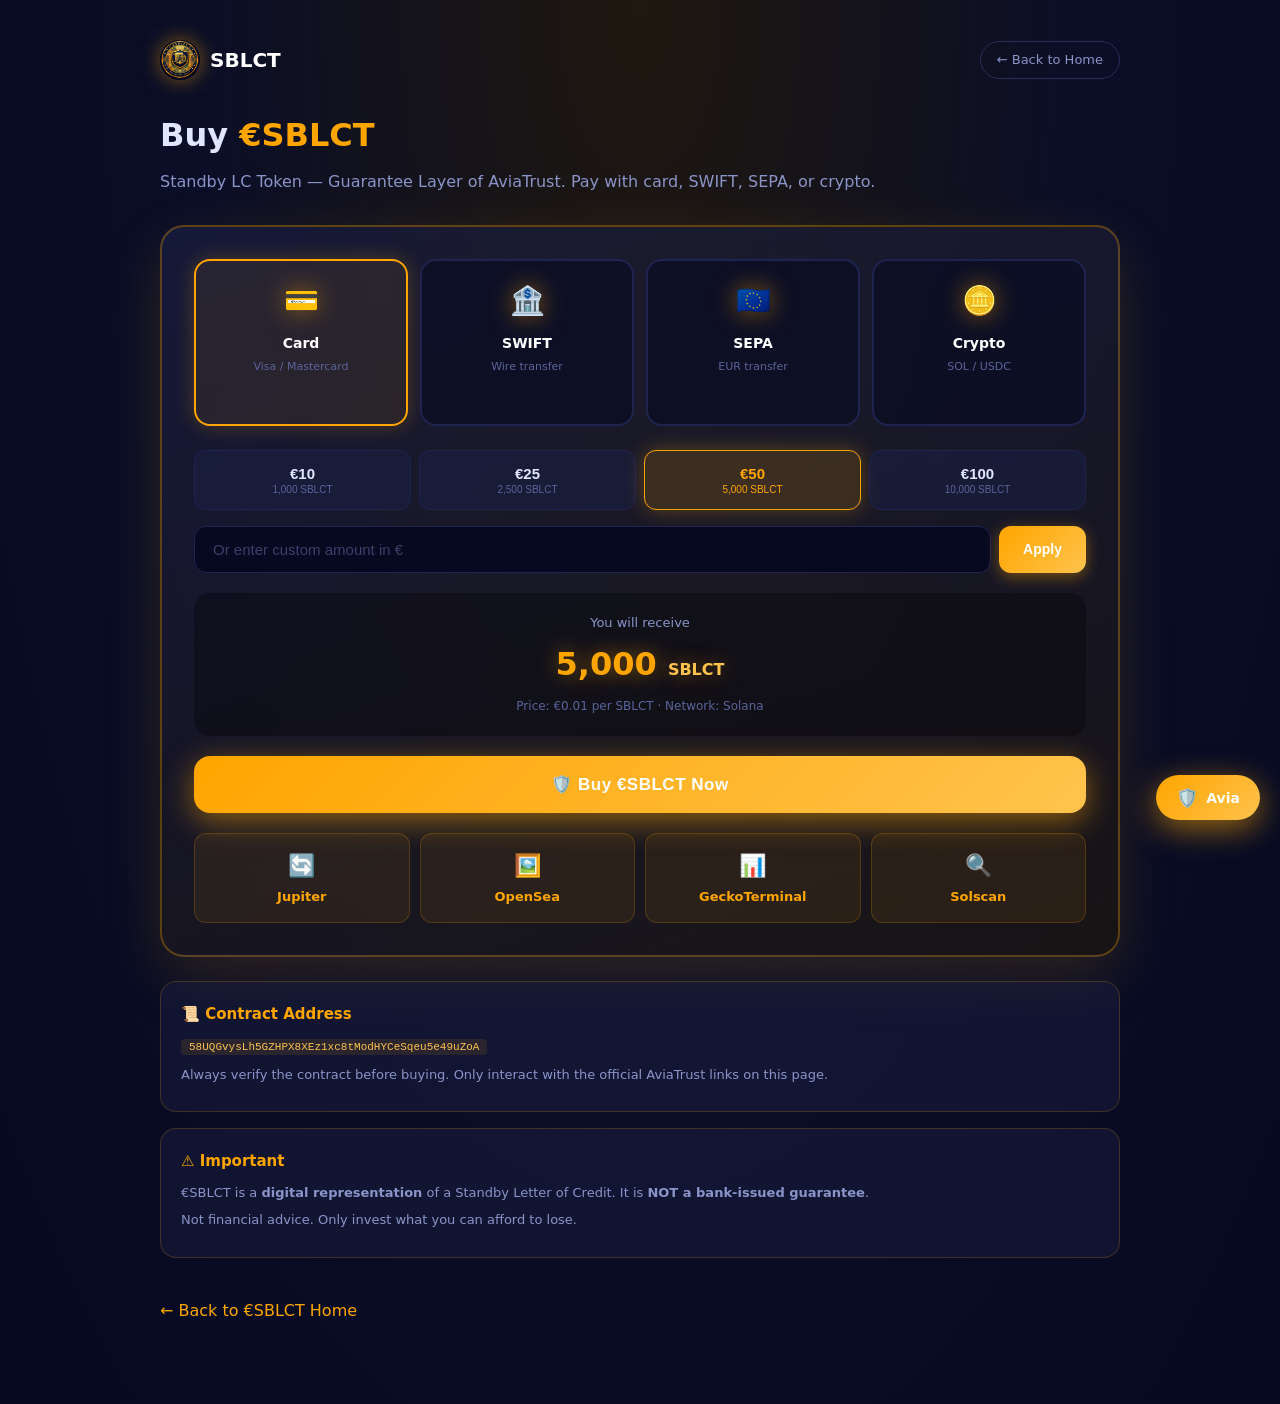
<file: buy.html>
<!DOCTYPE html>
<html lang="en">
<head>
<meta charset="UTF-8" />
<meta name="viewport" content="width=device-width, initial-scale=1.0"/>
<title>Buy €SBLCT — Standby LC Token</title>
<link rel="icon" href="sblct_logo.png" />
<link rel="stylesheet" href="ai-agent.css" />
<style>
* { margin: 0; padding: 0; box-sizing: border-box; }
body { font-family: 'Segoe UI', system-ui, sans-serif; background: radial-gradient(ellipse at top, #1F180F 0%, #0A0E27 50%, #060920 100%); color: #E0E6FF; line-height: 1.6; padding: 40px 0 80px; }
.container { max-width: 1000px; margin: 0 auto; padding: 0 20px; }
.header-bar { display: flex; align-items: center; justify-content: space-between; margin-bottom: 30px; flex-wrap: wrap; gap: 12px; }
.logo { display: flex; align-items: center; gap: 10px; text-decoration: none; color: #fff; }
.logo img { height: 40px; width: auto; border-radius: 50%; box-shadow: 0 0 20px rgba(255,165,0,0.5); }
.logo span { font-size: 20px; font-weight: 700; }
.back-btn { color: #8A94C8; text-decoration: none; font-size: 13px; padding: 8px 16px; border: 1px solid #2A2F5A; border-radius: 20px; transition: 0.3s; }
.back-btn:hover { border-color: #FFA500; color: #FFA500; }

h1 { font-size: 32px; margin-bottom: 8px; }
h1 .highlight { color: #FFA500; }
.sub { color: #8A94C8; margin-bottom: 30px; }

.buy-card { background: linear-gradient(160deg, rgba(26,30,65,0.7), rgba(31,24,15,0.7)); border: 2px solid rgba(255,165,0,0.3); border-radius: 24px; padding: 32px; margin-bottom: 24px; box-shadow: 0 20px 60px rgba(255,165,0,0.15); }

.methods { display: grid; grid-template-columns: repeat(auto-fit, minmax(160px, 1fr)); gap: 12px; margin-bottom: 24px; }
.method { background: rgba(6,9,32,0.6); border: 2px solid #1E2350; border-radius: 16px; padding: 18px 14px; text-align: center; cursor: pointer; transition: 0.3s; }
.method:hover, .method.active { border-color: #FFA500; background: rgba(255,165,0,0.08); box-shadow: 0 0 20px rgba(255,165,0,0.25); }
.method .icon { font-size: 28px; display: block; margin-bottom: 8px; filter: drop-shadow(0 0 12px rgba(255,165,0,0.5)); }
.method .name { color: #fff; font-size: 14px; font-weight: 600; }
.method .sub { color: #5A649A; font-size: 11px; margin-top: 4px; }

.amount-grid { display: grid; grid-template-columns: repeat(4, 1fr); gap: 8px; margin-bottom: 16px; }
.amount-btn { background: rgba(26,30,65,0.6); border: 1px solid #1E2350; border-radius: 12px; padding: 14px 6px; color: #E0E6FF; font-size: 15px; font-weight: 600; cursor: pointer; transition: 0.3s; }
.amount-btn:hover, .amount-btn.active { border-color: #FFA500; background: rgba(255,165,0,0.15); color: #FFA500; box-shadow: 0 0 20px rgba(255,165,0,0.3); }
.amount-btn small { display: block; font-size: 10px; font-weight: 400; color: #5A649A; margin-top: 2px; }
.amount-btn.active small { color: #FFA500; }

.custom-row { display: flex; gap: 8px; margin-bottom: 20px; }
.custom-row input { flex: 1; padding: 14px 18px; border-radius: 12px; border: 1px solid #1E2350; background: #060920; color: #fff; font-size: 15px; outline: none; }
.custom-row input:focus { border-color: #FFA500; box-shadow: 0 0 15px rgba(255,165,0,0.2); }
.custom-row input::placeholder { color: #3A406A; }
.custom-row button { padding: 14px 24px; border-radius: 12px; border: none; background: linear-gradient(135deg, #FFA500, #FFC34D); color: #fff; font-weight: 700; cursor: pointer; font-size: 14px; box-shadow: 0 4px 15px rgba(255,165,0,0.4); transition: 0.3s; }
.custom-row button:hover { transform: translateY(-2px); box-shadow: 0 8px 25px rgba(255,165,0,0.7); }

.total-box { background: rgba(0,0,0,0.3); border-radius: 16px; padding: 20px; margin-bottom: 20px; text-align: center; }
.total-box .label { font-size: 13px; color: #8A94C8; margin-bottom: 6px; }
.total-box .value { font-size: 32px; font-weight: 800; color: #FFA500; text-shadow: 0 0 20px rgba(255,165,0,0.5); }
.total-box .value small { font-size: 16px; color: #FFC34D; }
.total-box .price-note { font-size: 12px; color: #5A649A; margin-top: 6px; }

.buy-cta { width: 100%; padding: 18px 30px; border-radius: 16px; border: none; background: linear-gradient(135deg, #FFA500, #FFC34D); color: #fff; font-size: 17px; font-weight: 800; cursor: pointer; box-shadow: 0 8px 30px rgba(255,165,0,0.5); transition: 0.3s; letter-spacing: 0.5px; }
.buy-cta:hover { transform: translateY(-3px); box-shadow: 0 12px 40px rgba(255,165,0,0.8); }

.exchange-links { display: grid; grid-template-columns: repeat(auto-fit, minmax(140px, 1fr)); gap: 10px; margin-top: 20px; }
.exchange-links a { display: block; text-align: center; padding: 14px 10px; border-radius: 12px; background: rgba(255,165,0,0.08); border: 1px solid rgba(255,165,0,0.2); color: #FFA500; text-decoration: none; font-size: 13px; font-weight: 600; transition: 0.3s; }
.exchange-links a:hover { background: rgba(255,165,0,0.2); border-color: #FFA500; transform: translateY(-2px); }
.exchange-links a .icon { display: block; font-size: 22px; margin-bottom: 4px; }

.info-card { background: rgba(26,30,65,0.5); border: 1px solid rgba(255,165,0,0.2); border-radius: 16px; padding: 20px; margin-bottom: 16px; }
.info-card h3 { color: #FFA500; font-size: 15px; margin-bottom: 10px; }
.info-card p { color: #8A94C8; font-size: 13px; margin-bottom: 6px; }
.info-card code { background: rgba(255,165,0,0.1); color: #FFC34D; padding: 2px 8px; border-radius: 4px; font-family: 'Courier New', monospace; font-size: 11px; word-break: break-all; }

.back-link { display: inline-block; margin-top: 24px; color: #FFA500; text-decoration: none; font-weight: 500; }
.back-link:hover { text-decoration: underline; }

@media (max-width: 600px) {
  .amount-grid { grid-template-columns: 1fr 1fr; }
  .custom-row { flex-direction: column; }
  .buy-card { padding: 20px; }
}
</style>
</head>
<body>
<div class="container">

  <div class="header-bar">
    <a href="index.html" class="logo">
      <img src="sblct_logo.png" alt="€SBLCT" />
      <span>SBLCT</span>
    </a>
    <a href="index.html" class="back-btn">← Back to Home</a>
  </div>

  <h1>Buy <span class="highlight">€SBLCT</span></h1>
  <p class="sub">Standby LC Token — Guarantee Layer of AviaTrust. Pay with card, SWIFT, SEPA, or crypto.</p>

  <div class="buy-card">

    <div class="methods">
      <div class="method active" data-method="card">
        <span class="icon">💳</span>
        <div class="name">Card</div>
        <div class="sub">Visa / Mastercard</div>
      </div>
      <div class="method" data-method="swift">
        <span class="icon">🏦</span>
        <div class="name">SWIFT</div>
        <div class="sub">Wire transfer</div>
      </div>
      <div class="method" data-method="sepa">
        <span class="icon">🇪🇺</span>
        <div class="name">SEPA</div>
        <div class="sub">EUR transfer</div>
      </div>
      <div class="method" data-method="crypto">
        <span class="icon">🪙</span>
        <div class="name">Crypto</div>
        <div class="sub">SOL / USDC</div>
      </div>
    </div>

    <div class="amount-grid">
      <button class="amount-btn" data-usd="10">€10 <small>1,000 SBLCT</small></button>
      <button class="amount-btn" data-usd="25">€25 <small>2,500 SBLCT</small></button>
      <button class="amount-btn active" data-usd="50">€50 <small>5,000 SBLCT</small></button>
      <button class="amount-btn" data-usd="100">€100 <small>10,000 SBLCT</small></button>
    </div>

    <div class="custom-row">
      <input type="number" id="customAmount" placeholder="Or enter custom amount in €" min="1" />
      <button id="applyCustom">Apply</button>
    </div>

    <div class="total-box">
      <div class="label">You will receive</div>
      <div class="value" id="totalSBLCT">5,000 <small>SBLCT</small></div>
      <div class="price-note">Price: €0.01 per SBLCT · Network: Solana</div>
    </div>

    <button class="buy-cta" id="buyBtn">🛡️ Buy €SBLCT Now</button>

    <div class="exchange-links">
      <a href="https://jup.ag/tokens/58UQGvysLh5GZHPX8XEz1xc8tModHYCeSqeu5e49uZoA" target="_blank">
        <span class="icon">🔄</span> Jupiter
      </a>
      <a href="https://opensea.io/token/solana/58UQGvysLh5GZHPX8XEz1xc8tModHYCeSqeu5e49uZoA" target="_blank">
        <span class="icon">🖼️</span> OpenSea
      </a>
      <a href="https://www.geckoterminal.com/solana/pools/58UQGvysLh5GZHPX8XEz1xc8tModHYCeSqeu5e49uZoA" target="_blank">
        <span class="icon">📊</span> GeckoTerminal
      </a>
      <a href="https://solscan.io/token/58UQGvysLh5GZHPX8XEz1xc8tModHYCeSqeu5e49uZoA" target="_blank">
        <span class="icon">🔍</span> Solscan
      </a>
    </div>

  </div>

  <div class="info-card">
    <h3>📜 Contract Address</h3>
    <p><code>58UQGvysLh5GZHPX8XEz1xc8tModHYCeSqeu5e49uZoA</code></p>
    <p style="margin-top:8px;">Always verify the contract before buying. Only interact with the official AviaTrust links on this page.</p>
  </div>

  <div class="info-card">
    <h3>⚠️ Important</h3>
    <p>€SBLCT is a <strong>digital representation</strong> of a Standby Letter of Credit. It is <strong>NOT a bank-issued guarantee</strong>.</p>
    <p>Not financial advice. Only invest what you can afford to lose.</p>
  </div>

  <a href="index.html" class="back-link">← Back to €SBLCT Home</a>
</div>

<script>
const price = 0.01;
const totalEl = document.getElementById('totalSBLCT');
const customInput = document.getElementById('customAmount');
const applyBtn = document.getElementById('applyCustom');

document.querySelectorAll('.method').forEach(m => {
  m.addEventListener('click', function() {
    document.querySelectorAll('.method').forEach(x => x.classList.remove('active'));
    this.classList.add('active');
  });
});

function updateTotal(usd) {
  const amount = Math.floor(usd / price);
  totalEl.innerHTML = amount.toLocaleString() + ' <small>SBLCT</small>';
}

document.querySelectorAll('.amount-btn').forEach(btn => {
  btn.addEventListener('click', function() {
    document.querySelectorAll('.amount-btn').forEach(b => b.classList.remove('active'));
    this.classList.add('active');
    updateTotal(parseFloat(this.dataset.usd));
  });
});

applyBtn.addEventListener('click', function() {
  const val = parseFloat(customInput.value);
  if (val && val > 0) {
    document.querySelectorAll('.amount-btn').forEach(b => b.classList.remove('active'));
    updateTotal(val);
  } else { alert('Enter a valid amount'); }
});

customInput.addEventListener('keydown', e => { if (e.key === 'Enter') applyBtn.click(); });

document.getElementById('buyBtn').addEventListener('click', function() {
  window.open('https://jup.ag/tokens/58UQGvysLh5GZHPX8XEz1xc8tModHYCeSqeu5e49uZoA', '_blank');
});
</script>

<script src="counter.js"></script>
<script src="ai-agent.js"></script>

</body>
</html>
</file>
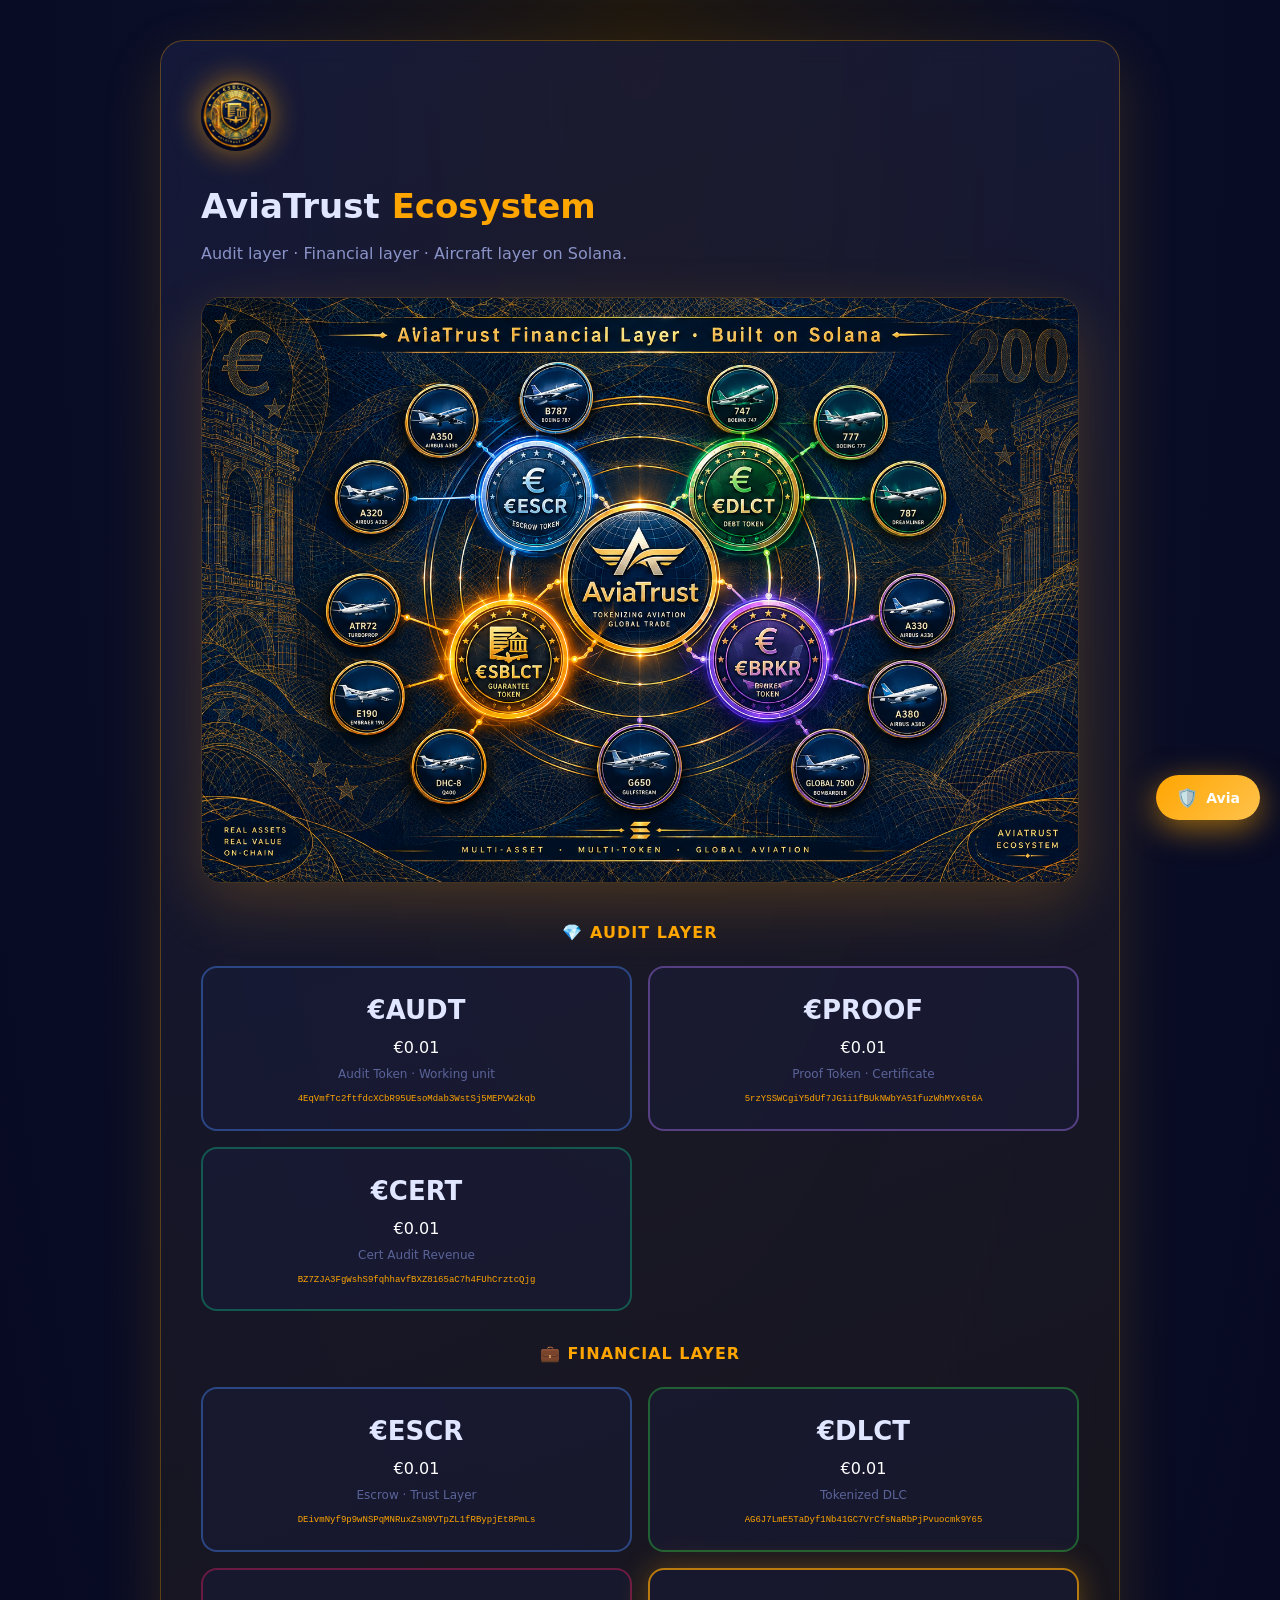
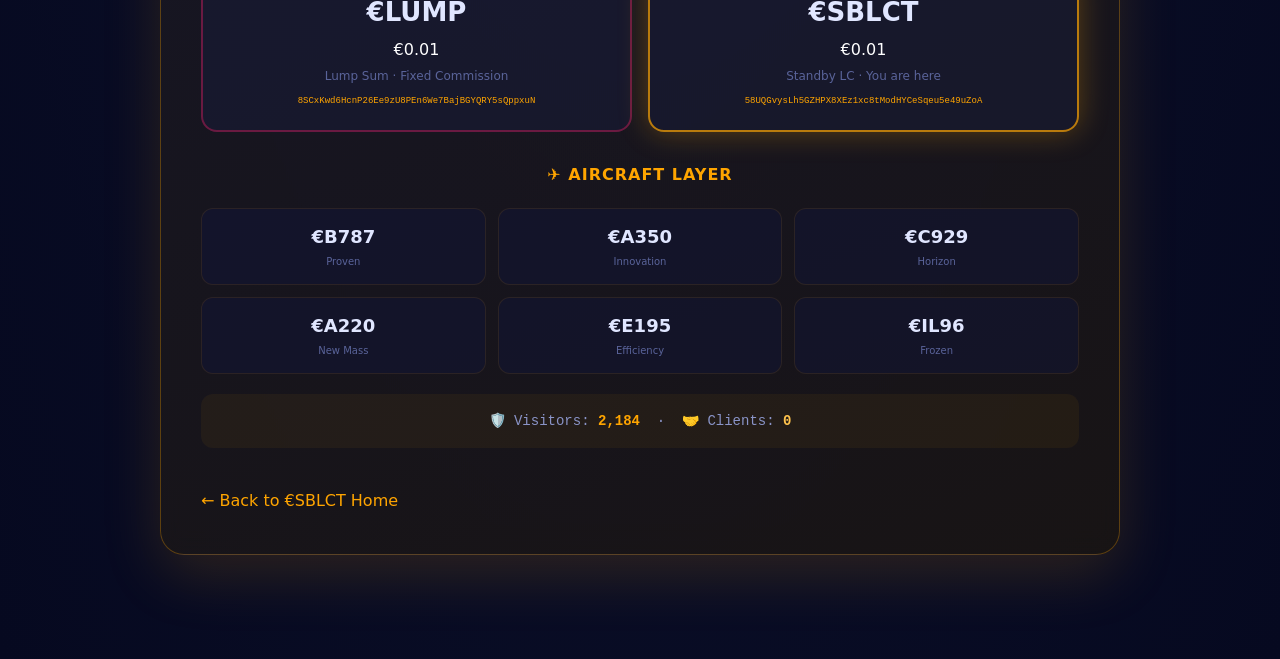
<file: ecosystem.html>
<!DOCTYPE html>
<html lang="en">
<head>
<meta charset="UTF-8" />
<meta name="viewport" content="width=device-width, initial-scale=1.0"/>
<title>€SBLCT — AviaTrust Ecosystem</title>
<link rel="icon" href="sblct_logo.png" />
<link rel="stylesheet" href="ai-agent.css" />
<style>
* { margin: 0; padding: 0; box-sizing: border-box; }
body { font-family: 'Segoe UI', system-ui, sans-serif; background: radial-gradient(ellipse at top, #1F180F 0%, #0A0E27 50%, #060920 100%); color: #E0E6FF; line-height: 1.6; padding: 40px 0 80px; }
.container { max-width: 1000px; margin: 0 auto; padding: 0 20px; }
.header-bar { display: flex; align-items: center; justify-content: space-between; margin-bottom: 30px; flex-wrap: wrap; gap: 12px; }
.logo { display: flex; align-items: center; gap: 10px; text-decoration: none; color: #fff; }
.logo img { height: 40px; width: auto; border-radius: 50%; box-shadow: 0 0 20px rgba(255,165,0,0.5); }
.logo span { font-size: 20px; font-weight: 700; }
.back-btn { color: #8A94C8; text-decoration: none; font-size: 13px; padding: 8px 16px; border: 1px solid #2A2F5A; border-radius: 20px; transition: 0.3s; }
.back-btn:hover { border-color: #FFA500; color: #FFA500; }

.glass-card { background: linear-gradient(160deg, rgba(26,30,65,0.7), rgba(31,24,15,0.7)); backdrop-filter: blur(12px); border: 1px solid rgba(255,165,0,0.3); border-radius: 24px; padding: 40px; margin-bottom: 24px; box-shadow: 0 20px 60px rgba(255,165,0,0.15); }
.glass-card h1 { font-size: 34px; margin-bottom: 8px; }
.glass-card h1 .highlight { color: #FFA500; }
.glass-card .sub { color: #8A94C8; margin-bottom: 24px; }

.image-block { max-width: 100%; margin: 30px auto; text-align: center; }
.image-block img { max-width: 100%; border-radius: 20px; border: 1px solid rgba(255,165,0,0.2); box-shadow: 0 20px 60px rgba(255,165,0,0.2); }

.section-subtitle { text-align: center; margin: 30px 0 16px; color: #FFA500; font-size: 16px; font-weight: 600; text-transform: uppercase; letter-spacing: 1px; }

.token-row { display: grid; grid-template-columns: repeat(2, 1fr); gap: 16px; margin: 20px 0; }
.token-card { background: rgba(26,30,65,0.4); border: 2px solid rgba(255,165,0,0.2); border-radius: 16px; padding: 22px 16px; text-align: center; transition: 0.3s; text-decoration: none; color: #E0E6FF; display: block; }
.token-card:hover { transform: translateY(-3px); box-shadow: 0 15px 30px rgba(255,165,0,0.2); }
.token-card .symbol { font-size: 26px; font-weight: 700; }
.token-card .price { font-size: 16px; color: #fff; margin-top: 4px; }
.token-card .desc { font-size: 12px; color: #5A649A; margin-top: 4px; }
.token-card .contract { font-size: 9px; font-family: 'Courier New', monospace; color: #FFA500; margin-top: 8px; word-break: break-all; }
.token-card.sblct { border-color: rgba(255,165,0,0.7); box-shadow: 0 0 30px rgba(255,165,0,0.3); }
.token-card.audt { border-color: rgba(74,140,255,0.4); }
.token-card.proof { border-color: rgba(181,123,255,0.4); }
.token-card.cert { border-color: rgba(16,185,129,0.4); }
.token-card.escr { border-color: rgba(74,140,255,0.4); }
.token-card.dlct { border-color: rgba(46,204,64,0.4); }
.token-card.lump { border-color: rgba(233,30,99,0.4); }

.aircraft-row { display: grid; grid-template-columns: repeat(3, 1fr); gap: 12px; margin: 20px 0; }
.aircraft-card { background: rgba(15,20,64,0.4); border: 1px solid rgba(255,165,0,0.1); border-radius: 12px; padding: 14px 10px; text-align: center; text-decoration: none; color: #E0E6FF; display: block; transition: 0.3s; }
.aircraft-card:hover { border-color: #FFA500; transform: translateY(-2px); }
.aircraft-card .symbol { font-size: 18px; font-weight: 700; }
.aircraft-card .desc { font-size: 10px; color: #5A649A; margin-top: 2px; }

.counter-box { text-align: center; padding: 16px; background: rgba(255,165,0,0.05); border-radius: 12px; margin: 20px 0; font-size: 14px; color: #8A94C8; font-family: 'Courier New', monospace; }
.counter-box .counter-visitors { color: #FFA500; font-weight: 600; }
.counter-box .counter-clients { color: #FFC34D; font-weight: 600; }

.back-link { display: inline-block; margin-top: 20px; color: #FFA500; text-decoration: none; font-weight: 500; }
.back-link:hover { text-decoration: underline; }
.logo-img { height: 70px; width: auto; margin-bottom: 20px; border-radius: 50%; box-shadow: 0 0 30px rgba(255,165,0,0.6); }

@media (max-width: 800px) { .token-row { grid-template-columns: 1fr; } .aircraft-row { grid-template-columns: 1fr 1fr; } .glass-card { padding: 24px; } }
</style>
</head>
<body>
<div class="container">
<div class="glass-card">
<img src="sblct_logo.png" alt="€SBLCT" class="logo-img" />
<h1>AviaTrust <span class="highlight">Ecosystem</span></h1>
<p class="sub">Audit layer · Financial layer · Aircraft layer on Solana.</p>

<div class="image-block">
  <img src="sblct_ecosystem_map.png" alt="AviaTrust Ecosystem" />
</div>

<div class="section-subtitle">💎 Audit Layer</div>
<div class="token-row">
  <a href="https://aviabank.github.io/audt/" target="_blank" class="token-card audt">
    <div class="symbol">€AUDT</div>
    <div class="price">€0.01</div>
    <div class="desc">Audit Token · Working unit</div>
    <div class="contract">4EqVmfTc2ftfdcXCbR95UEsoMdab3WstSj5MEPVW2kqb</div>
  </a>
  <a href="https://aviabank.github.io/proof/" target="_blank" class="token-card proof">
    <div class="symbol">€PROOF</div>
    <div class="price">€0.01</div>
    <div class="desc">Proof Token · Certificate</div>
    <div class="contract">5rzYSSWCgiY5dUf7JG1i1fBUkNWbYA51fuzWhMYx6t6A</div>
  </a>
  <a href="https://aviabank.github.io/cert/" target="_blank" class="token-card cert">
    <div class="symbol">€CERT</div>
    <div class="price">€0.01</div>
    <div class="desc">Cert Audit Revenue</div>
    <div class="contract">BZ7ZJA3FgWshS9fqhhavfBXZ8165aC7h4FUhCrztcQjg</div>
  </a>
</div>

<div class="section-subtitle">💼 Financial Layer</div>
<div class="token-row">
  <a href="https://aviabank.github.io/escr/" target="_blank" class="token-card escr">
    <div class="symbol">€ESCR</div>
    <div class="price">€0.01</div>
    <div class="desc">Escrow · Trust Layer</div>
    <div class="contract">DEivmNyf9p9wNSPqMNRuxZsN9VTpZL1fRBypjEt8PmLs</div>
  </a>
  <a href="https://aviabank.github.io/dlct/" target="_blank" class="token-card dlct">
    <div class="symbol">€DLCT</div>
    <div class="price">€0.01</div>
    <div class="desc">Tokenized DLC</div>
    <div class="contract">AG6J7LmE5TaDyf1Nb41GC7VrCfsNaRbPjPvuocmk9Y65</div>
  </a>
  <a href="https://aviabank.github.io/lump/" target="_blank" class="token-card lump">
    <div class="symbol">€LUMP</div>
    <div class="price">€0.01</div>
    <div class="desc">Lump Sum · Fixed Commission</div>
    <div class="contract">8SCxKwd6HcnP26Ee9zU8PEn6We7BajBGYQRY5sQppxuN</div>
  </a>
  <a href="index.html" class="token-card sblct">
    <div class="symbol">€SBLCT</div>
    <div class="price">€0.01</div>
    <div class="desc">Standby LC · You are here</div>
    <div class="contract">58UQGvysLh5GZHPX8XEz1xc8tModHYCeSqeu5e49uZoA</div>
  </a>
</div>

<div class="section-subtitle">✈️ Aircraft Layer</div>
<div class="aircraft-row">
  <a href="https://aviabank.github.io/b787/" target="_blank" class="aircraft-card"><div class="symbol">€B787</div><div class="desc">Proven</div></a>
  <a href="https://aviabank.github.io/a350/" target="_blank" class="aircraft-card"><div class="symbol">€A350</div><div class="desc">Innovation</div></a>
  <a href="https://aviabank.github.io/c929/" target="_blank" class="aircraft-card"><div class="symbol">€C929</div><div class="desc">Horizon</div></a>
  <a href="https://aviabank.github.io/a220/" target="_blank" class="aircraft-card"><div class="symbol">€A220</div><div class="desc">New Mass</div></a>
  <a href="https://aviabank.github.io/e195/" target="_blank" class="aircraft-card"><div class="symbol">€E195</div><div class="desc">Efficiency</div></a>
  <a href="https://aviabank.github.io/il96/" target="_blank" class="aircraft-card"><div class="symbol">€IL96</div><div class="desc">Frozen</div></a>
</div>

<div class="counter-box">
  🛡️ Visitors: <span class="counter-visitors">2,030</span>
  &nbsp;·&nbsp;
  🤝 Clients: <span class="counter-clients">0</span>
</div>

<a href="index.html" class="back-link">← Back to €SBLCT Home</a>
</div>
</div>
<script src="counter.js"></script>
<script src="ai-agent.js"></script>
</body>
</html>
</file>
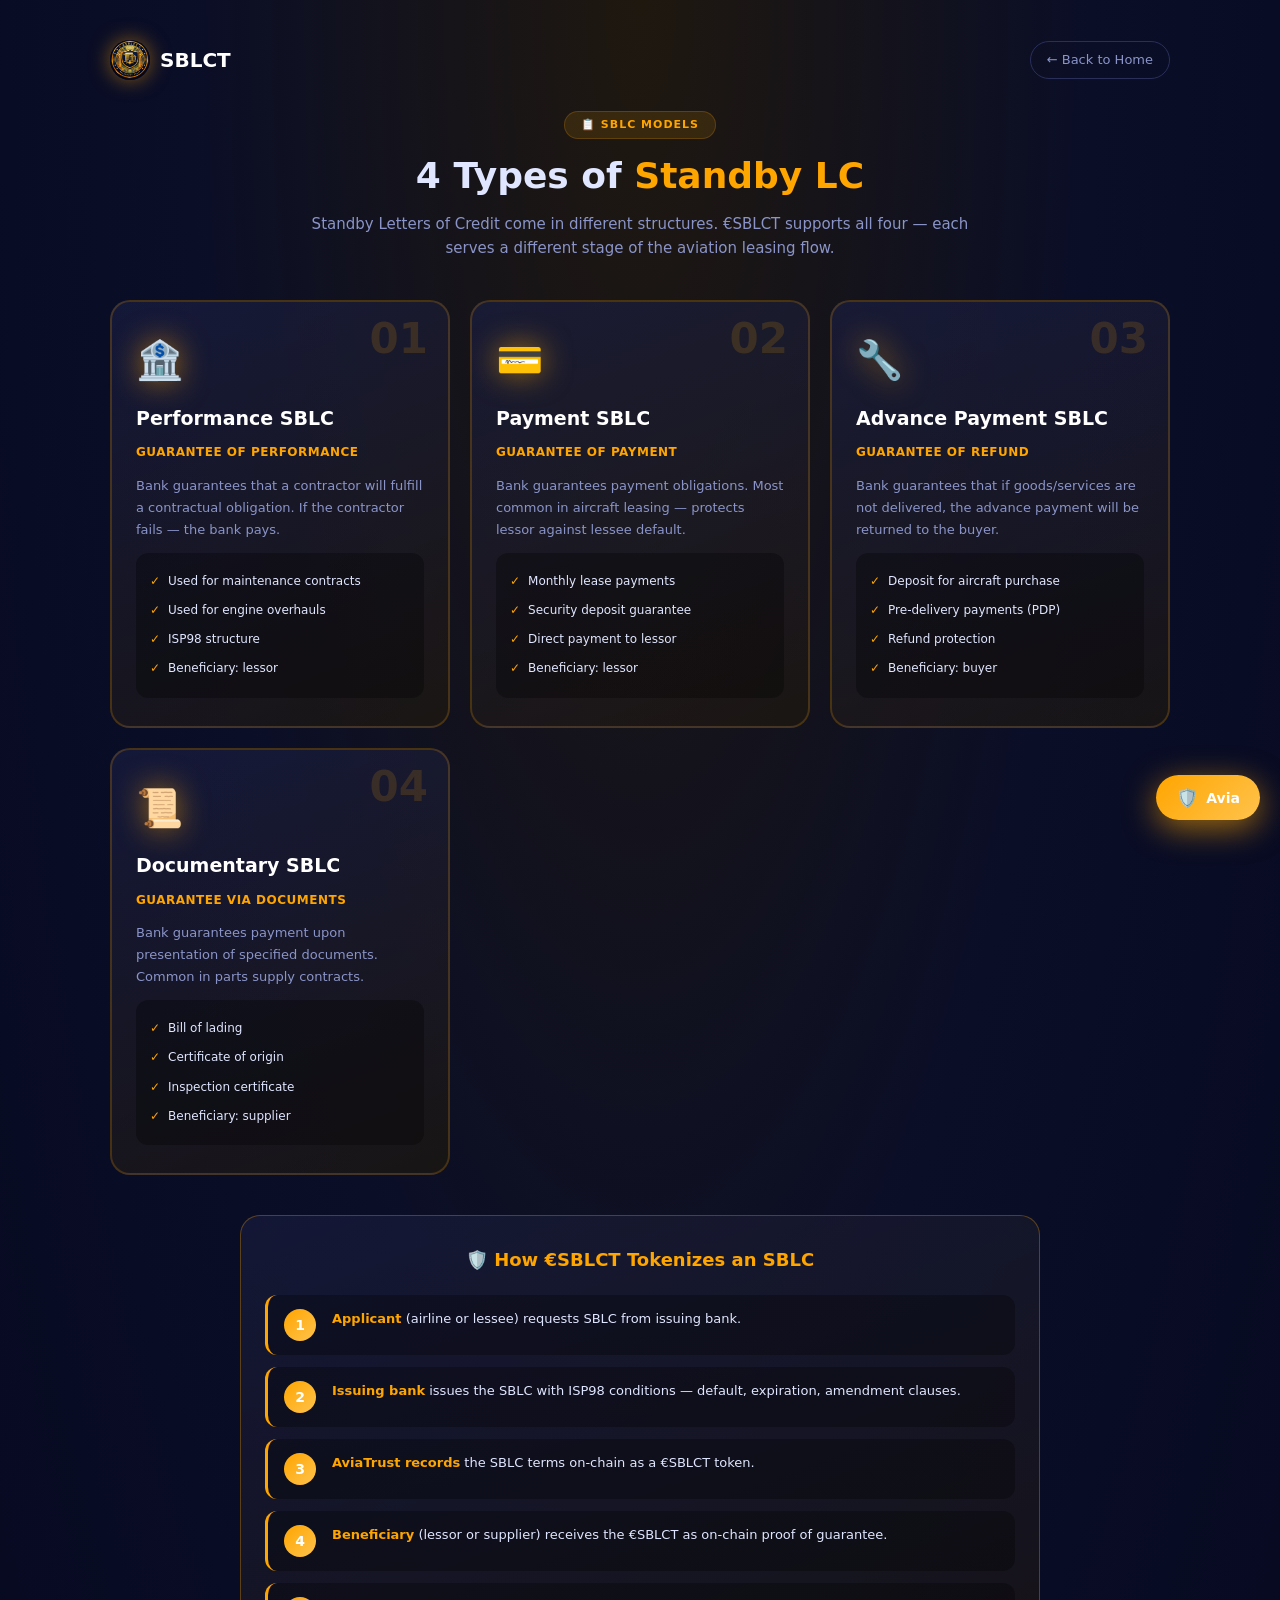
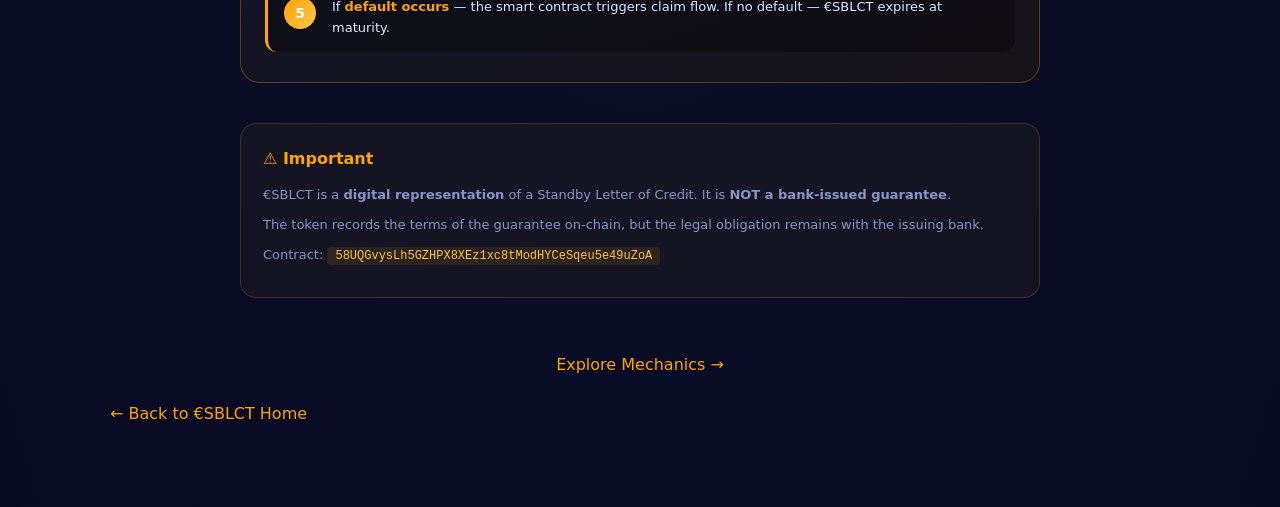
<file: fintech1.html>
<!DOCTYPE html>
<html lang="en">
<head>
<meta charset="UTF-8" />
<meta name="viewport" content="width=device-width, initial-scale=1.0"/>
<title>€SBLCT — SBLC Models & Structures</title>
<link rel="icon" href="sblct_logo.png" />
<link rel="stylesheet" href="ai-agent.css" />
<style>
* { margin: 0; padding: 0; box-sizing: border-box; }
body { font-family: 'Segoe UI', system-ui, sans-serif; background: radial-gradient(ellipse at top, #1F180F 0%, #0A0E27 50%, #060920 100%); color: #E0E6FF; line-height: 1.6; padding: 40px 0 80px; }
.container { max-width: 1100px; margin: 0 auto; padding: 0 20px; }
.header-bar { display: flex; align-items: center; justify-content: space-between; margin-bottom: 30px; flex-wrap: wrap; gap: 12px; }
.logo { display: flex; align-items: center; gap: 10px; text-decoration: none; color: #fff; }
.logo img { height: 40px; width: auto; border-radius: 50%; box-shadow: 0 0 20px rgba(255,165,0,0.5); }
.logo span { font-size: 20px; font-weight: 700; }
.back-btn { color: #8A94C8; text-decoration: none; font-size: 13px; padding: 8px 16px; border: 1px solid #2A2F5A; border-radius: 20px; transition: 0.3s; }
.back-btn:hover { border-color: #FFA500; color: #FFA500; }

.section-header { text-align: center; margin-bottom: 40px; }
.section-tag { display: inline-block; background: rgba(255,165,0,0.12); color: #FFA500; padding: 4px 16px; border-radius: 20px; font-size: 11px; font-weight: 600; text-transform: uppercase; letter-spacing: 1px; border: 1px solid rgba(255,165,0,0.2); }
.section-header h1 { font-size: 36px; font-weight: 700; margin: 8px 0; }
.section-header h1 .highlight { color: #FFA500; }
.section-header p { color: #8A94C8; max-width: 700px; margin: 0 auto; font-size: 15px; }

.models-grid { display: grid; grid-template-columns: repeat(auto-fit, minmax(280px, 1fr)); gap: 20px; margin-bottom: 40px; }
.model-card { background: linear-gradient(160deg, rgba(26,30,65,0.7), rgba(31,24,15,0.7)); border: 2px solid rgba(255,165,0,0.2); border-radius: 20px; padding: 28px 24px; transition: 0.4s; position: relative; }
.model-card:hover { border-color: #FFA500; transform: translateY(-6px); box-shadow: 0 25px 60px rgba(255,165,0,0.25); }
.model-card .num { position: absolute; top: 16px; right: 20px; font-size: 42px; font-weight: 800; color: rgba(255,165,0,0.15); line-height: 1; }
.model-card .icon { font-size: 38px; margin-bottom: 12px; filter: drop-shadow(0 0 15px rgba(255,165,0,0.6)); }
.model-card h3 { color: #fff; font-size: 19px; margin-bottom: 10px; }
.model-card .tagline { color: #FFA500; font-size: 12px; font-weight: 600; text-transform: uppercase; letter-spacing: 0.5px; margin-bottom: 12px; }
.model-card p { color: #8A94C8; font-size: 13px; line-height: 1.7; margin-bottom: 12px; }
.model-card ul { list-style: none; padding: 14px; background: rgba(0,0,0,0.3); border-radius: 12px; margin-top: 12px; }
.model-card ul li { color: #E0E6FF; font-size: 12px; padding: 5px 0; display: flex; align-items: flex-start; gap: 8px; }
.model-card ul li::before { content: '✓'; color: #FFA500; font-weight: 700; flex-shrink: 0; }

.flow-diagram { max-width: 800px; margin: 40px auto; background: linear-gradient(160deg, rgba(26,30,65,0.6), rgba(31,24,15,0.6)); border: 1px solid rgba(255,165,0,0.3); border-radius: 20px; padding: 30px 24px; }
.flow-diagram h3 { color: #FFA500; font-size: 18px; margin-bottom: 20px; text-align: center; }
.flow-steps { display: flex; flex-direction: column; gap: 12px; }
.flow-step { display: flex; gap: 16px; align-items: flex-start; padding: 14px 16px; background: rgba(0,0,0,0.3); border-radius: 12px; border-left: 3px solid #FFA500; }
.flow-step .step-num { flex-shrink: 0; width: 32px; height: 32px; border-radius: 50%; background: linear-gradient(135deg, #FFA500, #FFC34D); color: #fff; font-weight: 800; display: flex; align-items: center; justify-content: center; font-size: 14px; }
.flow-step .step-text { color: #E0E6FF; font-size: 13px; line-height: 1.6; }
.flow-step .step-text strong { color: #FFA500; }

.info-block { max-width: 800px; margin: 30px auto; background: rgba(255,165,0,0.05); border: 1px solid rgba(255,165,0,0.2); border-radius: 16px; padding: 22px; }
.info-block h3 { color: #FFA500; font-size: 16px; margin-bottom: 12px; }
.info-block p { color: #8A94C8; font-size: 13px; line-height: 1.7; margin-bottom: 8px; }
.info-block code { background: rgba(255,165,0,0.1); color: #FFC34D; padding: 2px 8px; border-radius: 4px; font-family: 'Courier New', monospace; font-size: 12px; }

.back-link { display: inline-block; margin-top: 24px; color: #FFA500; text-decoration: none; font-weight: 500; }
.back-link:hover { text-decoration: underline; }
.center { text-align: center; }
</style>
</head>
<body>
<div class="container">

  <div class="header-bar">
    <a href="index.html" class="logo">
      <img src="sblct_logo.png" alt="€SBLCT" />
      <span>SBLCT</span>
    </a>
    <a href="index.html" class="back-btn">← Back to Home</a>
  </div>

  <div class="section-header">
    <span class="section-tag">📋 SBLC Models</span>
    <h1>4 Types of <span class="highlight">Standby LC</span></h1>
    <p>Standby Letters of Credit come in different structures. €SBLCT supports all four — each serves a different stage of the aviation leasing flow.</p>
  </div>

  <div class="models-grid">

    <div class="model-card">
      <div class="num">01</div>
      <div class="icon">🏦</div>
      <h3>Performance SBLC</h3>
      <div class="tagline">Guarantee of performance</div>
      <p>Bank guarantees that a contractor will fulfill a contractual obligation. If the contractor fails — the bank pays.</p>
      <ul>
        <li>Used for maintenance contracts</li>
        <li>Used for engine overhauls</li>
        <li>ISP98 structure</li>
        <li>Beneficiary: lessor</li>
      </ul>
    </div>

    <div class="model-card">
      <div class="num">02</div>
      <div class="icon">💳</div>
      <h3>Payment SBLC</h3>
      <div class="tagline">Guarantee of payment</div>
      <p>Bank guarantees payment obligations. Most common in aircraft leasing — protects lessor against lessee default.</p>
      <ul>
        <li>Monthly lease payments</li>
        <li>Security deposit guarantee</li>
        <li>Direct payment to lessor</li>
        <li>Beneficiary: lessor</li>
      </ul>
    </div>

    <div class="model-card">
      <div class="num">03</div>
      <div class="icon">🔧</div>
      <h3>Advance Payment SBLC</h3>
      <div class="tagline">Guarantee of refund</div>
      <p>Bank guarantees that if goods/services are not delivered, the advance payment will be returned to the buyer.</p>
      <ul>
        <li>Deposit for aircraft purchase</li>
        <li>Pre-delivery payments (PDP)</li>
        <li>Refund protection</li>
        <li>Beneficiary: buyer</li>
      </ul>
    </div>

    <div class="model-card">
      <div class="num">04</div>
      <div class="icon">📜</div>
      <h3>Documentary SBLC</h3>
      <div class="tagline">Guarantee via documents</div>
      <p>Bank guarantees payment upon presentation of specified documents. Common in parts supply contracts.</p>
      <ul>
        <li>Bill of lading</li>
        <li>Certificate of origin</li>
        <li>Inspection certificate</li>
        <li>Beneficiary: supplier</li>
      </ul>
    </div>

  </div>

  <div class="flow-diagram">
    <h3>🛡️ How €SBLCT Tokenizes an SBLC</h3>
    <div class="flow-steps">
      <div class="flow-step">
        <div class="step-num">1</div>
        <div class="step-text"><strong>Applicant</strong> (airline or lessee) requests SBLC from issuing bank.</div>
      </div>
      <div class="flow-step">
        <div class="step-num">2</div>
        <div class="step-text"><strong>Issuing bank</strong> issues the SBLC with ISP98 conditions — default, expiration, amendment clauses.</div>
      </div>
      <div class="flow-step">
        <div class="step-num">3</div>
        <div class="step-text"><strong>AviaTrust records</strong> the SBLC terms on-chain as a €SBLCT token.</div>
      </div>
      <div class="flow-step">
        <div class="step-num">4</div>
        <div class="step-text"><strong>Beneficiary</strong> (lessor or supplier) receives the €SBLCT as on-chain proof of guarantee.</div>
      </div>
      <div class="flow-step">
        <div class="step-num">5</div>
        <div class="step-text">If <strong>default occurs</strong> — the smart contract triggers claim flow. If no default — €SBLCT expires at maturity.</div>
      </div>
    </div>
  </div>

  <div class="info-block">
    <h3>⚠️ Important</h3>
    <p>€SBLCT is a <strong>digital representation</strong> of a Standby Letter of Credit. It is <strong>NOT a bank-issued guarantee</strong>.</p>
    <p>The token records the terms of the guarantee on-chain, but the legal obligation remains with the issuing bank.</p>
    <p>Contract: <code>58UQGvysLh5GZHPX8XEz1xc8tModHYCeSqeu5e49uZoA</code></p>
  </div>

  <div class="center">
    <a href="fintech2.html" class="back-link" style="color:#FFA500;">Explore Mechanics →</a>
  </div>

  <a href="index.html" class="back-link">← Back to €SBLCT Home</a>
</div>

<script src="counter.js"></script>
<script src="ai-agent.js"></script>

</body>
</html>
</file>
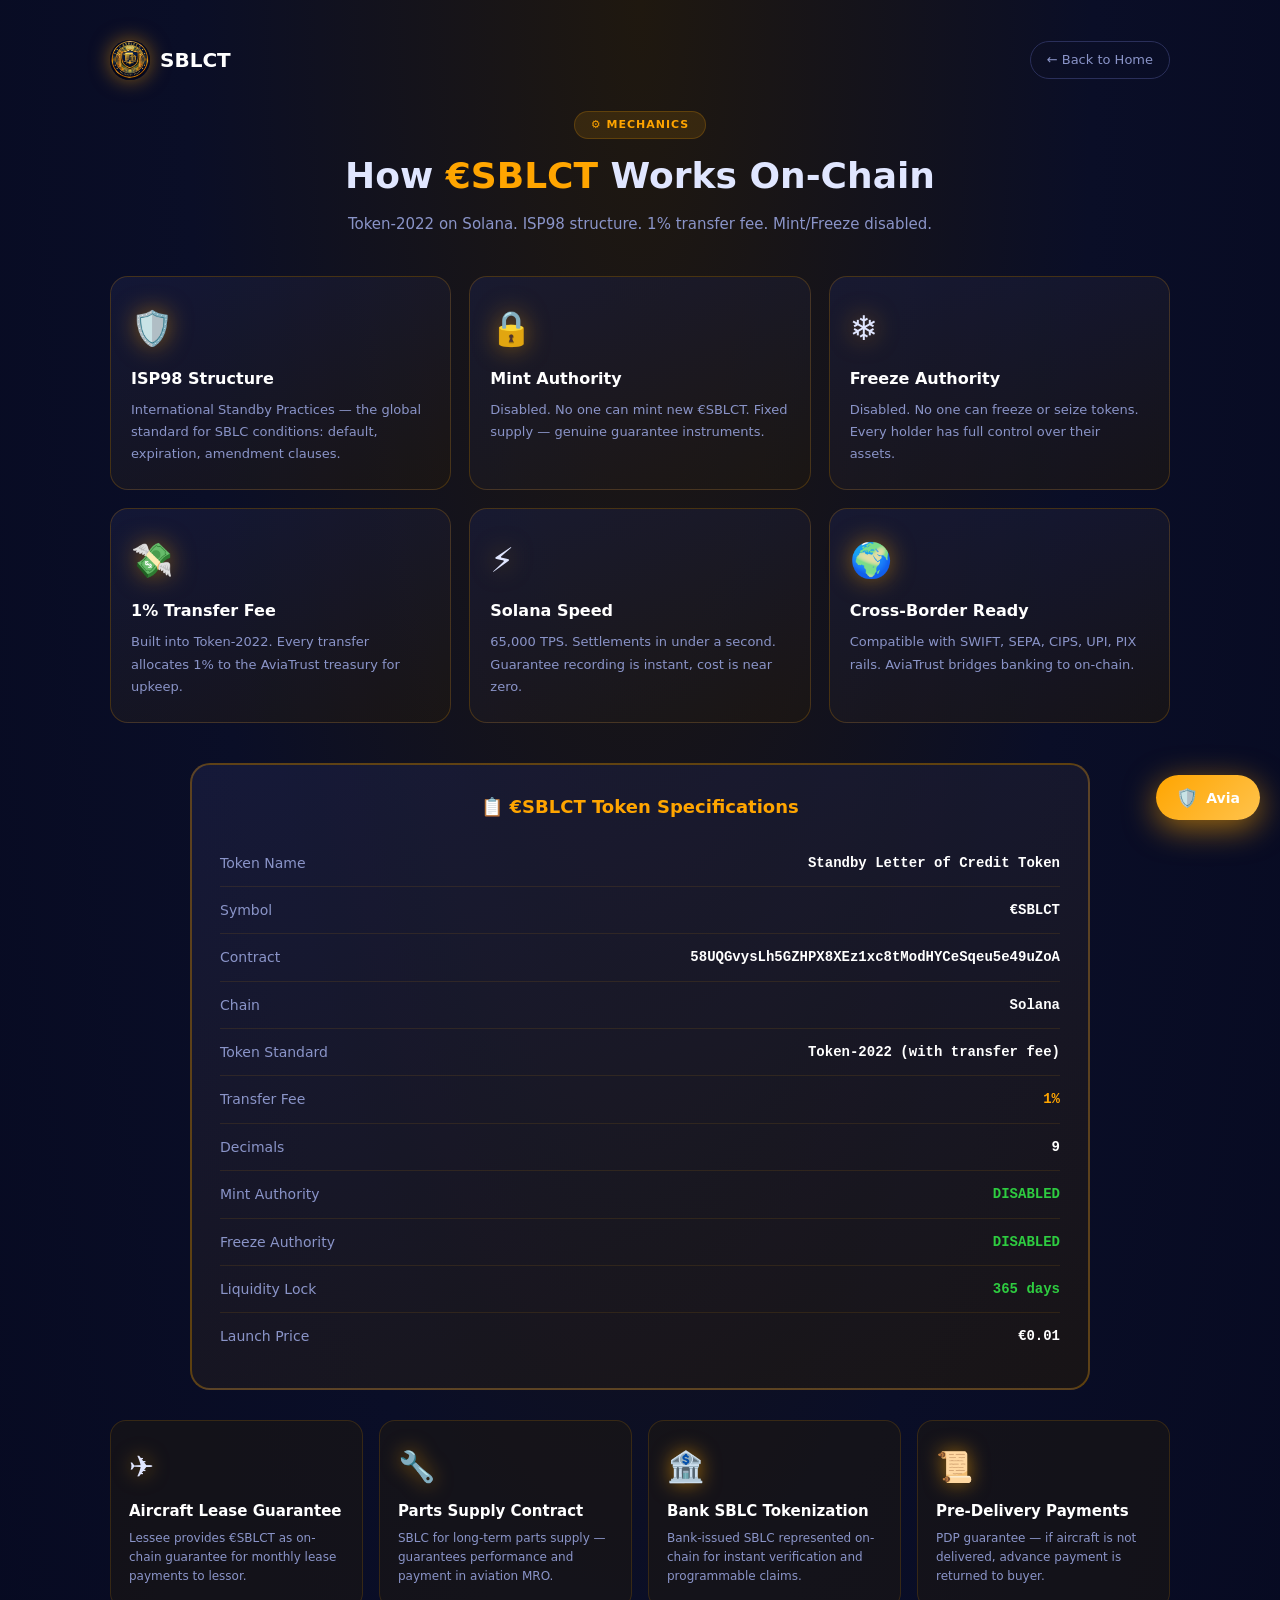
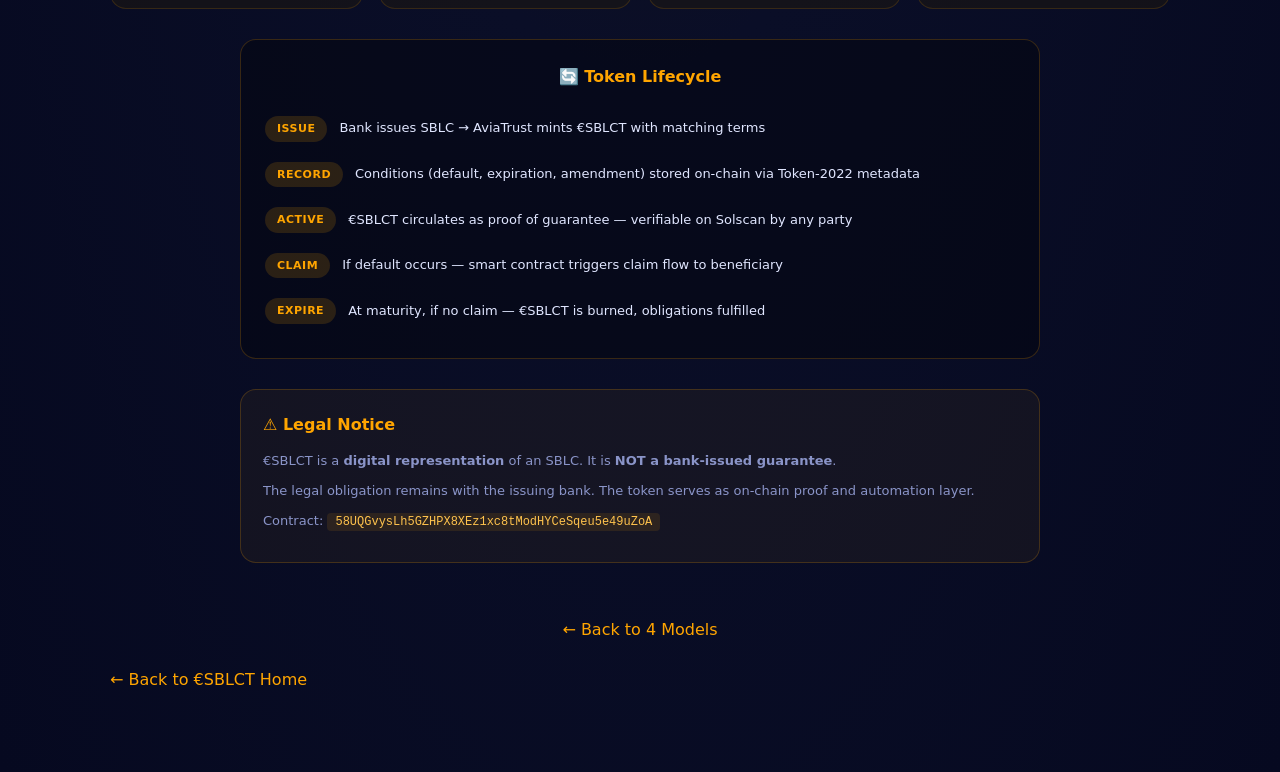
<file: fintech2.html>
<!DOCTYPE html>
<html lang="en">
<head>
<meta charset="UTF-8" />
<meta name="viewport" content="width=device-width, initial-scale=1.0"/>
<title>€SBLCT — Mechanics & Tokenization</title>
<link rel="icon" href="sblct_logo.png" />
<link rel="stylesheet" href="ai-agent.css" />
<style>
* { margin: 0; padding: 0; box-sizing: border-box; }
body { font-family: 'Segoe UI', system-ui, sans-serif; background: radial-gradient(ellipse at top, #1F180F 0%, #0A0E27 50%, #060920 100%); color: #E0E6FF; line-height: 1.6; padding: 40px 0 80px; }
.container { max-width: 1100px; margin: 0 auto; padding: 0 20px; }
.header-bar { display: flex; align-items: center; justify-content: space-between; margin-bottom: 30px; flex-wrap: wrap; gap: 12px; }
.logo { display: flex; align-items: center; gap: 10px; text-decoration: none; color: #fff; }
.logo img { height: 40px; width: auto; border-radius: 50%; box-shadow: 0 0 20px rgba(255,165,0,0.5); }
.logo span { font-size: 20px; font-weight: 700; }
.back-btn { color: #8A94C8; text-decoration: none; font-size: 13px; padding: 8px 16px; border: 1px solid #2A2F5A; border-radius: 20px; transition: 0.3s; }
.back-btn:hover { border-color: #FFA500; color: #FFA500; }

.section-header { text-align: center; margin-bottom: 40px; }
.section-tag { display: inline-block; background: rgba(255,165,0,0.12); color: #FFA500; padding: 4px 16px; border-radius: 20px; font-size: 11px; font-weight: 600; text-transform: uppercase; letter-spacing: 1px; border: 1px solid rgba(255,165,0,0.2); }
.section-header h1 { font-size: 36px; font-weight: 700; margin: 8px 0; }
.section-header h1 .highlight { color: #FFA500; }
.section-header p { color: #8A94C8; max-width: 700px; margin: 0 auto; font-size: 15px; }

.mechanics-grid { display: grid; grid-template-columns: repeat(auto-fit, minmax(260px, 1fr)); gap: 18px; margin-bottom: 40px; }
.mech-card { background: linear-gradient(160deg, rgba(26,30,65,0.6), rgba(31,24,15,0.6)); border: 1px solid rgba(255,165,0,0.2); border-radius: 18px; padding: 24px 20px; transition: 0.3s; }
.mech-card:hover { border-color: #FFA500; transform: translateY(-4px); box-shadow: 0 20px 40px rgba(255,165,0,0.2); }
.mech-card .icon { font-size: 34px; margin-bottom: 10px; filter: drop-shadow(0 0 12px rgba(255,165,0,0.5)); }
.mech-card h3 { color: #fff; font-size: 16px; margin-bottom: 8px; }
.mech-card p { color: #8A94C8; font-size: 13px; line-height: 1.7; }

.specs-block { max-width: 900px; margin: 30px auto; background: linear-gradient(160deg, rgba(26,30,65,0.7), rgba(31,24,15,0.7)); border: 2px solid rgba(255,165,0,0.3); border-radius: 20px; padding: 28px; }
.specs-block h3 { color: #FFA500; font-size: 18px; margin-bottom: 18px; text-align: center; }
.spec-row { display: flex; justify-content: space-between; padding: 12px 0; border-bottom: 1px solid rgba(255,165,0,0.1); font-size: 14px; gap: 12px; flex-wrap: wrap; }
.spec-row:last-child { border-bottom: none; }
.spec-row .label { color: #8A94C8; }
.spec-row .value { color: #fff; font-family: 'Courier New', monospace; text-align: right; word-break: break-all; font-weight: 600; }
.spec-row .value.good { color: #2ECC40; }
.spec-row .value.warn { color: #FFA500; }

.usecase-grid { display: grid; grid-template-columns: repeat(auto-fit, minmax(240px, 1fr)); gap: 16px; margin: 30px 0; }
.usecase-card { background: rgba(31,24,15,0.5); border: 1px solid rgba(255,165,0,0.15); border-radius: 16px; padding: 22px 18px; transition: 0.3s; }
.usecase-card:hover { border-color: #FFA500; transform: translateY(-3px); }
.usecase-card .uc-icon { font-size: 30px; margin-bottom: 8px; filter: drop-shadow(0 0 10px rgba(255,165,0,0.6)); }
.usecase-card h4 { color: #fff; font-size: 15px; margin-bottom: 6px; }
.usecase-card p { color: #8A94C8; font-size: 12px; line-height: 1.6; }

.flow-block { max-width: 800px; margin: 30px auto; background: rgba(0,0,0,0.3); border: 1px solid rgba(255,165,0,0.2); border-radius: 16px; padding: 24px; }
.flow-block h3 { color: #FFA500; font-size: 16px; margin-bottom: 16px; text-align: center; }
.flow-row { display: flex; align-items: center; gap: 12px; padding: 10px 0; flex-wrap: wrap; }
.flow-row .badge { flex-shrink: 0; padding: 4px 12px; background: rgba(255,165,0,0.15); color: #FFA500; border-radius: 20px; font-size: 11px; font-weight: 700; text-transform: uppercase; letter-spacing: 0.5px; }
.flow-row .desc { color: #E0E6FF; font-size: 13px; }

.info-block { max-width: 800px; margin: 30px auto; background: rgba(255,165,0,0.05); border: 1px solid rgba(255,165,0,0.2); border-radius: 16px; padding: 22px; }
.info-block h3 { color: #FFA500; font-size: 16px; margin-bottom: 12px; }
.info-block p { color: #8A94C8; font-size: 13px; line-height: 1.7; margin-bottom: 8px; }
.info-block code { background: rgba(255,165,0,0.1); color: #FFC34D; padding: 2px 8px; border-radius: 4px; font-family: 'Courier New', monospace; font-size: 12px; }

.back-link { display: inline-block; margin-top: 24px; color: #FFA500; text-decoration: none; font-weight: 500; }
.back-link:hover { text-decoration: underline; }
.center { text-align: center; }
</style>
</head>
<body>
<div class="container">

  <div class="header-bar">
    <a href="index.html" class="logo">
      <img src="sblct_logo.png" alt="€SBLCT" />
      <span>SBLCT</span>
    </a>
    <a href="index.html" class="back-btn">← Back to Home</a>
  </div>

  <div class="section-header">
    <span class="section-tag">⚙️ Mechanics</span>
    <h1>How <span class="highlight">€SBLCT</span> Works On-Chain</h1>
    <p>Token-2022 on Solana. ISP98 structure. 1% transfer fee. Mint/Freeze disabled.</p>
  </div>

  <div class="mechanics-grid">

    <div class="mech-card">
      <div class="icon">🛡️</div>
      <h3>ISP98 Structure</h3>
      <p>International Standby Practices — the global standard for SBLC conditions: default, expiration, amendment clauses.</p>
    </div>

    <div class="mech-card">
      <div class="icon">🔒</div>
      <h3>Mint Authority</h3>
      <p>Disabled. No one can mint new €SBLCT. Fixed supply — genuine guarantee instruments.</p>
    </div>

    <div class="mech-card">
      <div class="icon">❄️</div>
      <h3>Freeze Authority</h3>
      <p>Disabled. No one can freeze or seize tokens. Every holder has full control over their assets.</p>
    </div>

    <div class="mech-card">
      <div class="icon">💸</div>
      <h3>1% Transfer Fee</h3>
      <p>Built into Token-2022. Every transfer allocates 1% to the AviaTrust treasury for upkeep.</p>
    </div>

    <div class="mech-card">
      <div class="icon">⚡</div>
      <h3>Solana Speed</h3>
      <p>65,000 TPS. Settlements in under a second. Guarantee recording is instant, cost is near zero.</p>
    </div>

    <div class="mech-card">
      <div class="icon">🌍</div>
      <h3>Cross-Border Ready</h3>
      <p>Compatible with SWIFT, SEPA, CIPS, UPI, PIX rails. AviaTrust bridges banking to on-chain.</p>
    </div>

  </div>

  <div class="specs-block">
    <h3>📋 €SBLCT Token Specifications</h3>
    <div class="spec-row">
      <span class="label">Token Name</span>
      <span class="value">Standby Letter of Credit Token</span>
    </div>
    <div class="spec-row">
      <span class="label">Symbol</span>
      <span class="value">€SBLCT</span>
    </div>
    <div class="spec-row">
      <span class="label">Contract</span>
      <span class="value">58UQGvysLh5GZHPX8XEz1xc8tModHYCeSqeu5e49uZoA</span>
    </div>
    <div class="spec-row">
      <span class="label">Chain</span>
      <span class="value">Solana</span>
    </div>
    <div class="spec-row">
      <span class="label">Token Standard</span>
      <span class="value">Token-2022 (with transfer fee)</span>
    </div>
    <div class="spec-row">
      <span class="label">Transfer Fee</span>
      <span class="value warn">1%</span>
    </div>
    <div class="spec-row">
      <span class="label">Decimals</span>
      <span class="value">9</span>
    </div>
    <div class="spec-row">
      <span class="label">Mint Authority</span>
      <span class="value good">DISABLED</span>
    </div>
    <div class="spec-row">
      <span class="label">Freeze Authority</span>
      <span class="value good">DISABLED</span>
    </div>
    <div class="spec-row">
      <span class="label">Liquidity Lock</span>
      <span class="value good">365 days</span>
    </div>
    <div class="spec-row">
      <span class="label">Launch Price</span>
      <span class="value">€0.01</span>
    </div>
  </div>

  <div class="usecase-grid">

    <div class="usecase-card">
      <div class="uc-icon">✈️</div>
      <h4>Aircraft Lease Guarantee</h4>
      <p>Lessee provides €SBLCT as on-chain guarantee for monthly lease payments to lessor.</p>
    </div>

    <div class="usecase-card">
      <div class="uc-icon">🔧</div>
      <h4>Parts Supply Contract</h4>
      <p>SBLC for long-term parts supply — guarantees performance and payment in aviation MRO.</p>
    </div>

    <div class="usecase-card">
      <div class="uc-icon">🏦</div>
      <h4>Bank SBLC Tokenization</h4>
      <p>Bank-issued SBLC represented on-chain for instant verification and programmable claims.</p>
    </div>

    <div class="usecase-card">
      <div class="uc-icon">📜</div>
      <h4>Pre-Delivery Payments</h4>
      <p>PDP guarantee — if aircraft is not delivered, advance payment is returned to buyer.</p>
    </div>

  </div>

  <div class="flow-block">
    <h3>🔄 Token Lifecycle</h3>
    <div class="flow-row">
      <span class="badge">Issue</span>
      <span class="desc">Bank issues SBLC → AviaTrust mints €SBLCT with matching terms</span>
    </div>
    <div class="flow-row">
      <span class="badge">Record</span>
      <span class="desc">Conditions (default, expiration, amendment) stored on-chain via Token-2022 metadata</span>
    </div>
    <div class="flow-row">
      <span class="badge">Active</span>
      <span class="desc">€SBLCT circulates as proof of guarantee — verifiable on Solscan by any party</span>
    </div>
    <div class="flow-row">
      <span class="badge">Claim</span>
      <span class="desc">If default occurs — smart contract triggers claim flow to beneficiary</span>
    </div>
    <div class="flow-row">
      <span class="badge">Expire</span>
      <span class="desc">At maturity, if no claim — €SBLCT is burned, obligations fulfilled</span>
    </div>
  </div>

  <div class="info-block">
    <h3>⚠️ Legal Notice</h3>
    <p>€SBLCT is a <strong>digital representation</strong> of an SBLC. It is <strong>NOT a bank-issued guarantee</strong>.</p>
    <p>The legal obligation remains with the issuing bank. The token serves as on-chain proof and automation layer.</p>
    <p>Contract: <code>58UQGvysLh5GZHPX8XEz1xc8tModHYCeSqeu5e49uZoA</code></p>
  </div>

  <div class="center">
    <a href="fintech1.html" class="back-link" style="color:#FFA500;">← Back to 4 Models</a>
  </div>

  <a href="index.html" class="back-link">← Back to €SBLCT Home</a>
</div>

<script src="counter.js"></script>
<script src="ai-agent.js"></script>

</body>
</html>
</file>
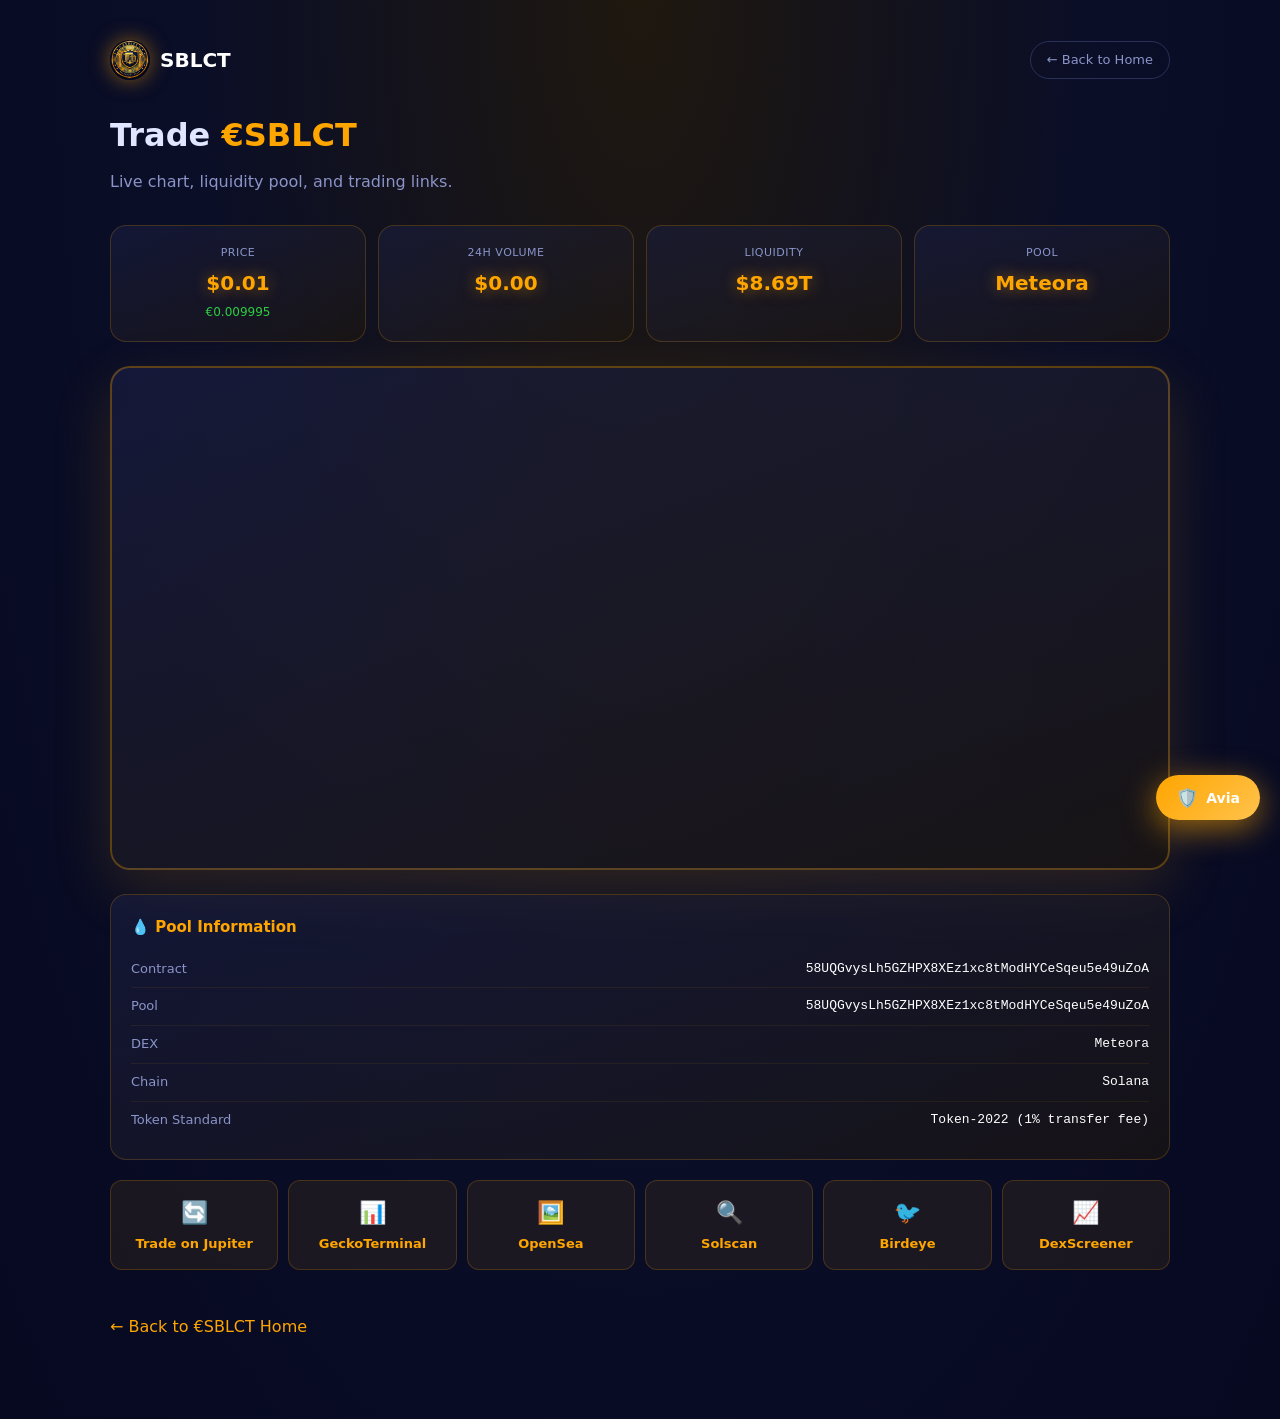
<file: trade.html>
<!DOCTYPE html>
<html lang="en">
<head>
<meta charset="UTF-8" />
<meta name="viewport" content="width=device-width, initial-scale=1.0"/>
<title>Trade €SBLCT — Live Chart & Pools</title>
<link rel="icon" href="sblct_logo.png" />
<link rel="stylesheet" href="ai-agent.css" />
<style>
* { margin: 0; padding: 0; box-sizing: border-box; }
body { font-family: 'Segoe UI', system-ui, sans-serif; background: radial-gradient(ellipse at top, #1F180F 0%, #0A0E27 50%, #060920 100%); color: #E0E6FF; line-height: 1.6; padding: 40px 0 80px; }
.container { max-width: 1100px; margin: 0 auto; padding: 0 20px; }
.header-bar { display: flex; align-items: center; justify-content: space-between; margin-bottom: 30px; flex-wrap: wrap; gap: 12px; }
.logo { display: flex; align-items: center; gap: 10px; text-decoration: none; color: #fff; }
.logo img { height: 40px; width: auto; border-radius: 50%; box-shadow: 0 0 20px rgba(255,165,0,0.5); }
.logo span { font-size: 20px; font-weight: 700; }
.back-btn { color: #8A94C8; text-decoration: none; font-size: 13px; padding: 8px 16px; border: 1px solid #2A2F5A; border-radius: 20px; transition: 0.3s; }
.back-btn:hover { border-color: #FFA500; color: #FFA500; }

h1 { font-size: 32px; margin-bottom: 8px; }
h1 .highlight { color: #FFA500; }
.sub { color: #8A94C8; margin-bottom: 30px; }

.stats-grid { display: grid; grid-template-columns: repeat(auto-fit, minmax(160px, 1fr)); gap: 12px; margin-bottom: 24px; }
.stat-card { background: linear-gradient(160deg, rgba(26,30,65,0.6), rgba(31,24,15,0.6)); border: 1px solid rgba(255,165,0,0.2); border-radius: 16px; padding: 18px 14px; text-align: center; }
.stat-card .label { font-size: 11px; color: #8A94C8; text-transform: uppercase; letter-spacing: 0.5px; margin-bottom: 6px; }
.stat-card .value { font-size: 20px; font-weight: 700; color: #FFA500; text-shadow: 0 0 15px rgba(255,165,0,0.5); }
.stat-card .change { font-size: 12px; color: #2ECC40; margin-top: 4px; }

.chart-embed { background: linear-gradient(160deg, rgba(26,30,65,0.7), rgba(31,24,15,0.7)); border: 2px solid rgba(255,165,0,0.3); border-radius: 20px; overflow: hidden; margin-bottom: 24px; box-shadow: 0 20px 60px rgba(255,165,0,0.15); }
.chart-embed iframe { width: 100%; height: 500px; border: none; display: block; }

.pool-card { background: linear-gradient(160deg, rgba(26,30,65,0.6), rgba(31,24,15,0.6)); border: 1px solid rgba(255,165,0,0.2); border-radius: 16px; padding: 20px; margin-bottom: 16px; }
.pool-card h3 { color: #FFA500; font-size: 15px; margin-bottom: 12px; }
.pool-card .row { display: flex; justify-content: space-between; padding: 8px 0; border-bottom: 1px solid rgba(255,165,0,0.08); font-size: 13px; gap: 12px; flex-wrap: wrap; }
.pool-card .row:last-child { border-bottom: none; }
.pool-card .row .label { color: #8A94C8; }
.pool-card .row .value { color: #fff; font-family: 'Courier New', monospace; word-break: break-all; text-align: right; }

.links-grid { display: grid; grid-template-columns: repeat(auto-fit, minmax(150px, 1fr)); gap: 10px; margin: 20px 0; }
.links-grid a { display: block; text-align: center; padding: 14px 10px; border-radius: 12px; background: rgba(255,165,0,0.08); border: 1px solid rgba(255,165,0,0.2); color: #FFA500; text-decoration: none; font-size: 13px; font-weight: 600; transition: 0.3s; }
.links-grid a:hover { background: rgba(255,165,0,0.2); border-color: #FFA500; transform: translateY(-2px); }
.links-grid a .icon { display: block; font-size: 22px; margin-bottom: 4px; }

.back-link { display: inline-block; margin-top: 24px; color: #FFA500; text-decoration: none; font-weight: 500; }
.back-link:hover { text-decoration: underline; }
</style>
</head>
<body>
<div class="container">

  <div class="header-bar">
    <a href="index.html" class="logo">
      <img src="sblct_logo.png" alt="€SBLCT" />
      <span>SBLCT</span>
    </a>
    <a href="index.html" class="back-btn">← Back to Home</a>
  </div>

  <h1>Trade <span class="highlight">€SBLCT</span></h1>
  <p class="sub">Live chart, liquidity pool, and trading links.</p>

  <div class="stats-grid">
    <div class="stat-card">
      <div class="label">Price</div>
      <div class="value">$0.01</div>
      <div class="change">€0.009995</div>
    </div>
    <div class="stat-card">
      <div class="label">24h Volume</div>
      <div class="value">$0.00</div>
    </div>
    <div class="stat-card">
      <div class="label">Liquidity</div>
      <div class="value">$8.69T</div>
    </div>
    <div class="stat-card">
      <div class="label">Pool</div>
      <div class="value">Meteora</div>
    </div>
  </div>

  <div class="chart-embed">
    <iframe
      src="https://www.geckoterminal.com/solana/pools/58UQGvysLh5GZHPX8XEz1xc8tModHYCeSqeu5e49uZoA?embed=1&info=0&swaps=0"
      title="€SBLCT Live Chart"
      loading="lazy">
    </iframe>
  </div>

  <div class="pool-card">
    <h3>💧 Pool Information</h3>
    <div class="row">
      <span class="label">Contract</span>
      <span class="value">58UQGvysLh5GZHPX8XEz1xc8tModHYCeSqeu5e49uZoA</span>
    </div>
    <div class="row">
      <span class="label">Pool</span>
      <span class="value">58UQGvysLh5GZHPX8XEz1xc8tModHYCeSqeu5e49uZoA</span>
    </div>
    <div class="row">
      <span class="label">DEX</span>
      <span class="value">Meteora</span>
    </div>
    <div class="row">
      <span class="label">Chain</span>
      <span class="value">Solana</span>
    </div>
    <div class="row">
      <span class="label">Token Standard</span>
      <span class="value">Token-2022 (1% transfer fee)</span>
    </div>
  </div>

  <div class="links-grid">
    <a href="https://jup.ag/tokens/58UQGvysLh5GZHPX8XEz1xc8tModHYCeSqeu5e49uZoA" target="_blank">
      <span class="icon">🔄</span> Trade on Jupiter
    </a>
    <a href="https://www.geckoterminal.com/solana/pools/58UQGvysLh5GZHPX8XEz1xc8tModHYCeSqeu5e49uZoA" target="_blank">
      <span class="icon">📊</span> GeckoTerminal
    </a>
    <a href="https://opensea.io/token/solana/58UQGvysLh5GZHPX8XEz1xc8tModHYCeSqeu5e49uZoA" target="_blank">
      <span class="icon">🖼️</span> OpenSea
    </a>
    <a href="https://solscan.io/token/58UQGvysLh5GZHPX8XEz1xc8tModHYCeSqeu5e49uZoA" target="_blank">
      <span class="icon">🔍</span> Solscan
    </a>
    <a href="https://birdeye.so/token/58UQGvysLh5GZHPX8XEz1xc8tModHYCeSqeu5e49uZoA?chain=solana" target="_blank">
      <span class="icon">🐦</span> Birdeye
    </a>
    <a href="https://dexscreener.com/solana/58UQGvysLh5GZHPX8XEz1xc8tModHYCeSqeu5e49uZoA" target="_blank">
      <span class="icon">📈</span> DexScreener
    </a>
  </div>

  <a href="index.html" class="back-link">← Back to €SBLCT Home</a>
</div>

<script src="counter.js"></script>
<script src="ai-agent.js"></script>

</body>
</html>
</file>
<file: ai-agent.css>
/* Avia — AI Agent styles for €SBLCT */
.avia-btn {
  position: fixed; right: 20px; bottom: 80px; z-index: 9998;
  background: linear-gradient(135deg, #FFA500 0%, #FFC34D 100%);
  color: #fff; border: none; border-radius: 50px;
  padding: 12px 20px; font-weight: 700; font-size: 14px; cursor: pointer;
  display: flex; align-items: center; gap: 8px;
  box-shadow: 0 8px 32px rgba(255,165,0,0.6); transition: 0.3s;
  font-family: 'Segoe UI', system-ui, sans-serif;
}
.avia-btn:hover { transform: translateY(-3px); box-shadow: 0 12px 40px rgba(255,165,0,0.9); }
.avia-btn-hidden { opacity: 0; pointer-events: none; transform: scale(0.8); }
.avia-btn-icon { font-size: 18px; }

.avia-window {
  position: fixed; right: 20px; bottom: 80px;
  width: 400px; max-width: calc(100vw - 40px);
  height: 600px; max-height: calc(100vh - 120px);
  background: linear-gradient(160deg, #0A0E27 0%, #1F180F 100%);
  border: 1px solid rgba(255,165,0,0.4); border-radius: 20px;
  z-index: 9999; display: flex; flex-direction: column; overflow: hidden;
  opacity: 0; transform: translateY(20px) scale(0.95); pointer-events: none;
  transition: 0.3s; box-shadow: 0 20px 60px rgba(0,0,0,0.8), 0 0 40px rgba(255,165,0,0.3);
  font-family: 'Segoe UI', system-ui, sans-serif;
}
.avia-window.avia-open { opacity: 1; transform: translateY(0) scale(1); pointer-events: auto; }

.avia-header {
  display: flex; align-items: center; justify-content: space-between;
  padding: 14px 16px; background: rgba(31,24,15,0.8); border-bottom: 1px solid rgba(255,165,0,0.3);
}
.avia-header-left { display: flex; align-items: center; gap: 10px; }
.avia-avatar { width: 36px; height: 36px; border-radius: 50%; border: 2px solid #FFA500; object-fit: cover; }
.avia-name { font-size: 15px; font-weight: 700; color: #fff; }
.avia-status { font-size: 11px; color: #8A94C8; }
.avia-close { background: transparent; border: none; color: #8A94C8; font-size: 26px; cursor: pointer; line-height: 1; padding: 0 6px; }
.avia-close:hover { color: #FFA500; }

.avia-messages { flex: 1; overflow-y: auto; padding: 16px; display: flex; flex-direction: column; gap: 10px; }
.avia-messages::-webkit-scrollbar { width: 6px; }
.avia-messages::-webkit-scrollbar-thumb { background: rgba(255,165,0,0.3); border-radius: 3px; }

.avia-msg { display: flex; max-width: 92%; }
.avia-msg-user { align-self: flex-end; justify-content: flex-end; }
.avia-msg-agent { align-self: flex-start; }

.avia-bubble { padding: 10px 14px; border-radius: 14px; font-size: 13px; line-height: 1.55; word-wrap: break-word; }
.avia-msg-user .avia-bubble { background: linear-gradient(135deg, #FFA500 0%, #FFC34D 100%); color: #fff; border-bottom-right-radius: 4px; font-weight: 500; }
.avia-msg-agent .avia-bubble { background: rgba(31,24,15,0.9); color: #E0E6FF; border: 1px solid rgba(255,165,0,0.2); border-bottom-left-radius: 4px; }
.avia-msg-agent .avia-bubble strong { color: #FFA500; }
.avia-msg-agent .avia-bubble code { background: rgba(255,165,0,0.1); color: #FFC34D; padding: 1px 6px; border-radius: 4px; font-family: 'Courier New', monospace; font-size: 11px; word-break: break-all; }
.avia-msg-agent .avia-bubble a { color: #FFC34D; text-decoration: none; word-break: break-all; }
.avia-msg-agent .avia-bubble a:hover { text-decoration: underline; }

.avia-suggestions { display: flex; flex-wrap: wrap; gap: 6px; padding: 10px 16px; border-top: 1px solid rgba(255,165,0,0.2); max-height: 160px; overflow-y: auto; }
.avia-suggestion { background: rgba(255,165,0,0.08); border: 1px solid rgba(255,165,0,0.25); color: #FFA500; padding: 6px 10px; border-radius: 20px; font-size: 11px; cursor: pointer; transition: 0.2s; font-family: 'Segoe UI', system-ui, sans-serif; white-space: nowrap; }
.avia-suggestion:hover { background: rgba(255,165,0,0.2); border-color: #FFA500; }

.avia-external { display: flex; gap: 6px; padding: 10px 16px; border-top: 1px solid rgba(255,165,0,0.2); background: rgba(6,9,32,0.6); }
.avia-external a { flex: 1; text-align: center; padding: 8px 6px; border-radius: 10px; background: rgba(255,165,0,0.08); border: 1px solid rgba(255,165,0,0.2); color: #FFA500; text-decoration: none; font-size: 11px; font-weight: 600; transition: 0.2s; }
.avia-external a:hover { background: rgba(255,165,0,0.2); border-color: #FFA500; }

.avia-footer { text-align: center; padding: 8px 12px; font-size: 10px; color: #3A406A; background: rgba(6,9,32,0.8); border-top: 1px solid rgba(255,165,0,0.2); }

@media (max-width: 480px) {
  .avia-window { right: 10px; bottom: 10px; width: calc(100vw - 20px); height: calc(100vh - 20px); max-height: calc(100vh - 20px); border-radius: 16px; }
  .avia-btn { right: 12px; bottom: 72px; padding: 10px 16px; font-size: 13px; }
  .avia-btn-label { display: none; }
}
</file>
